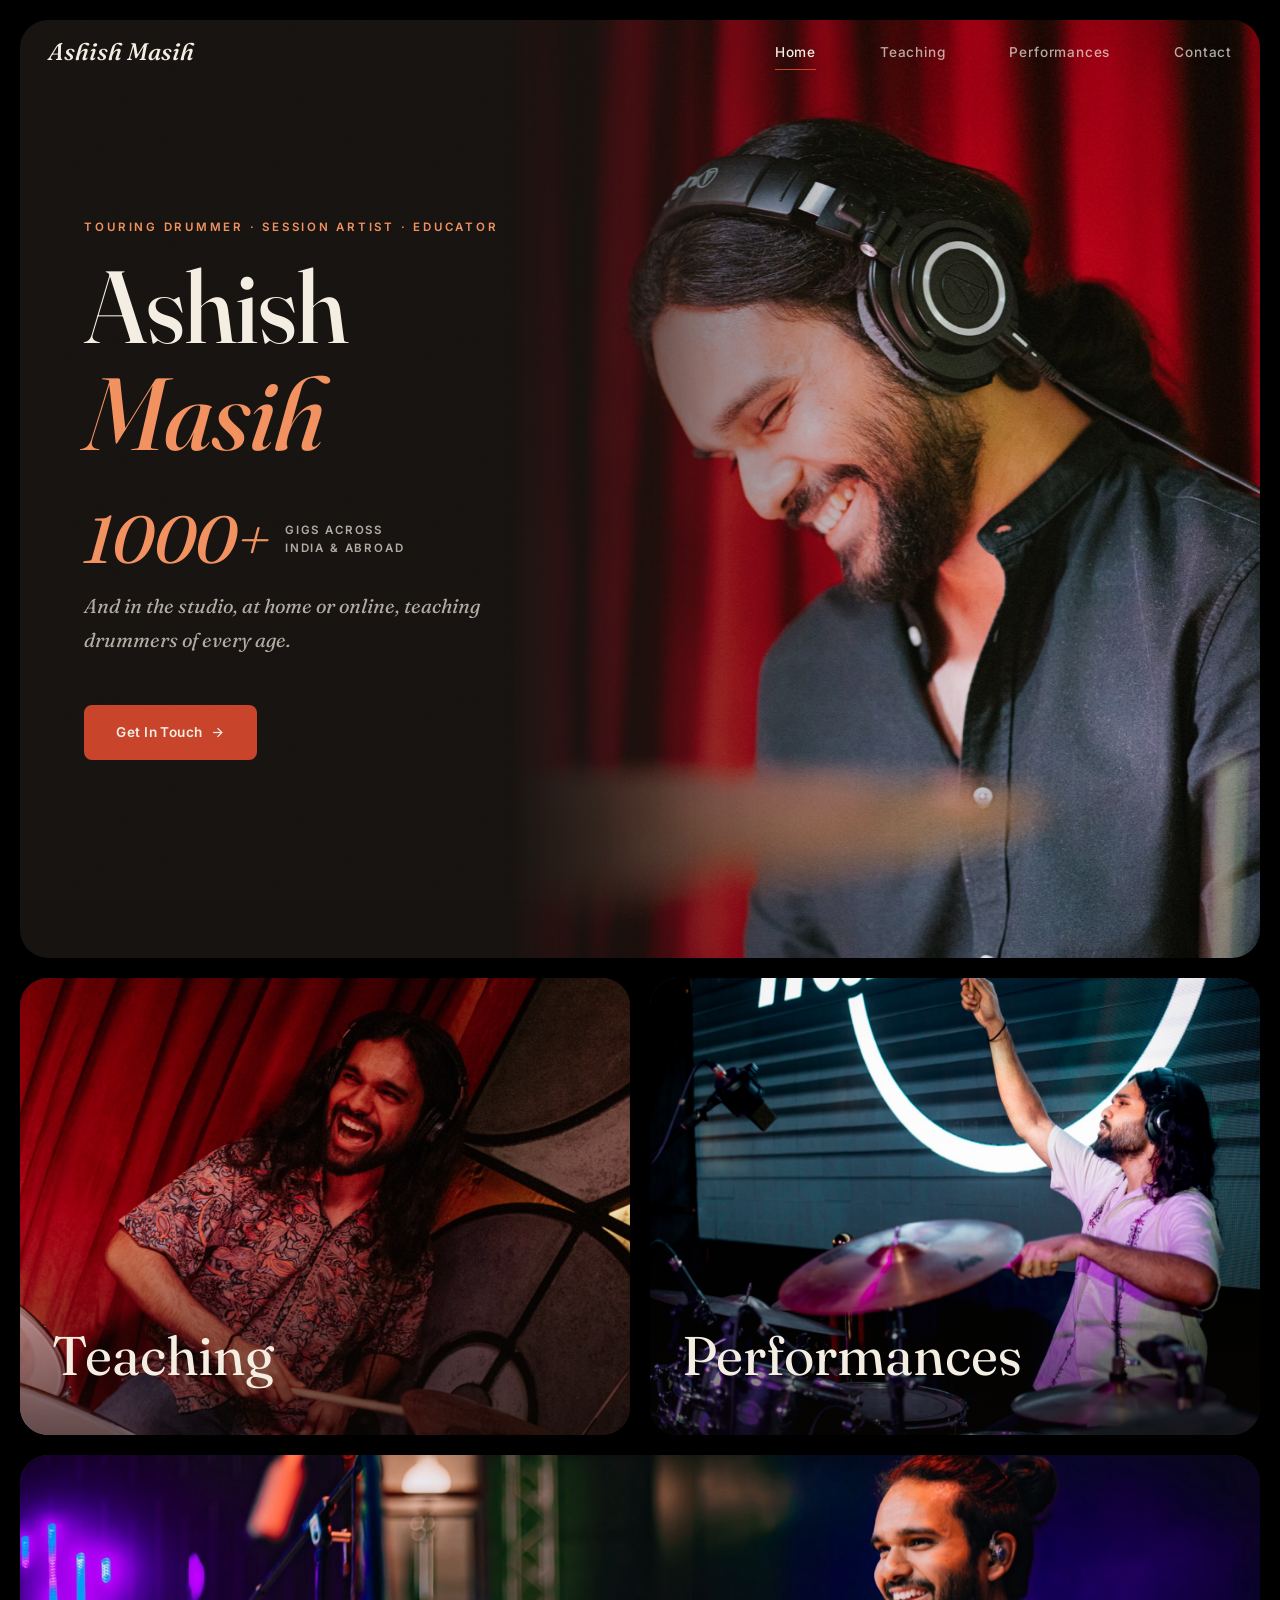
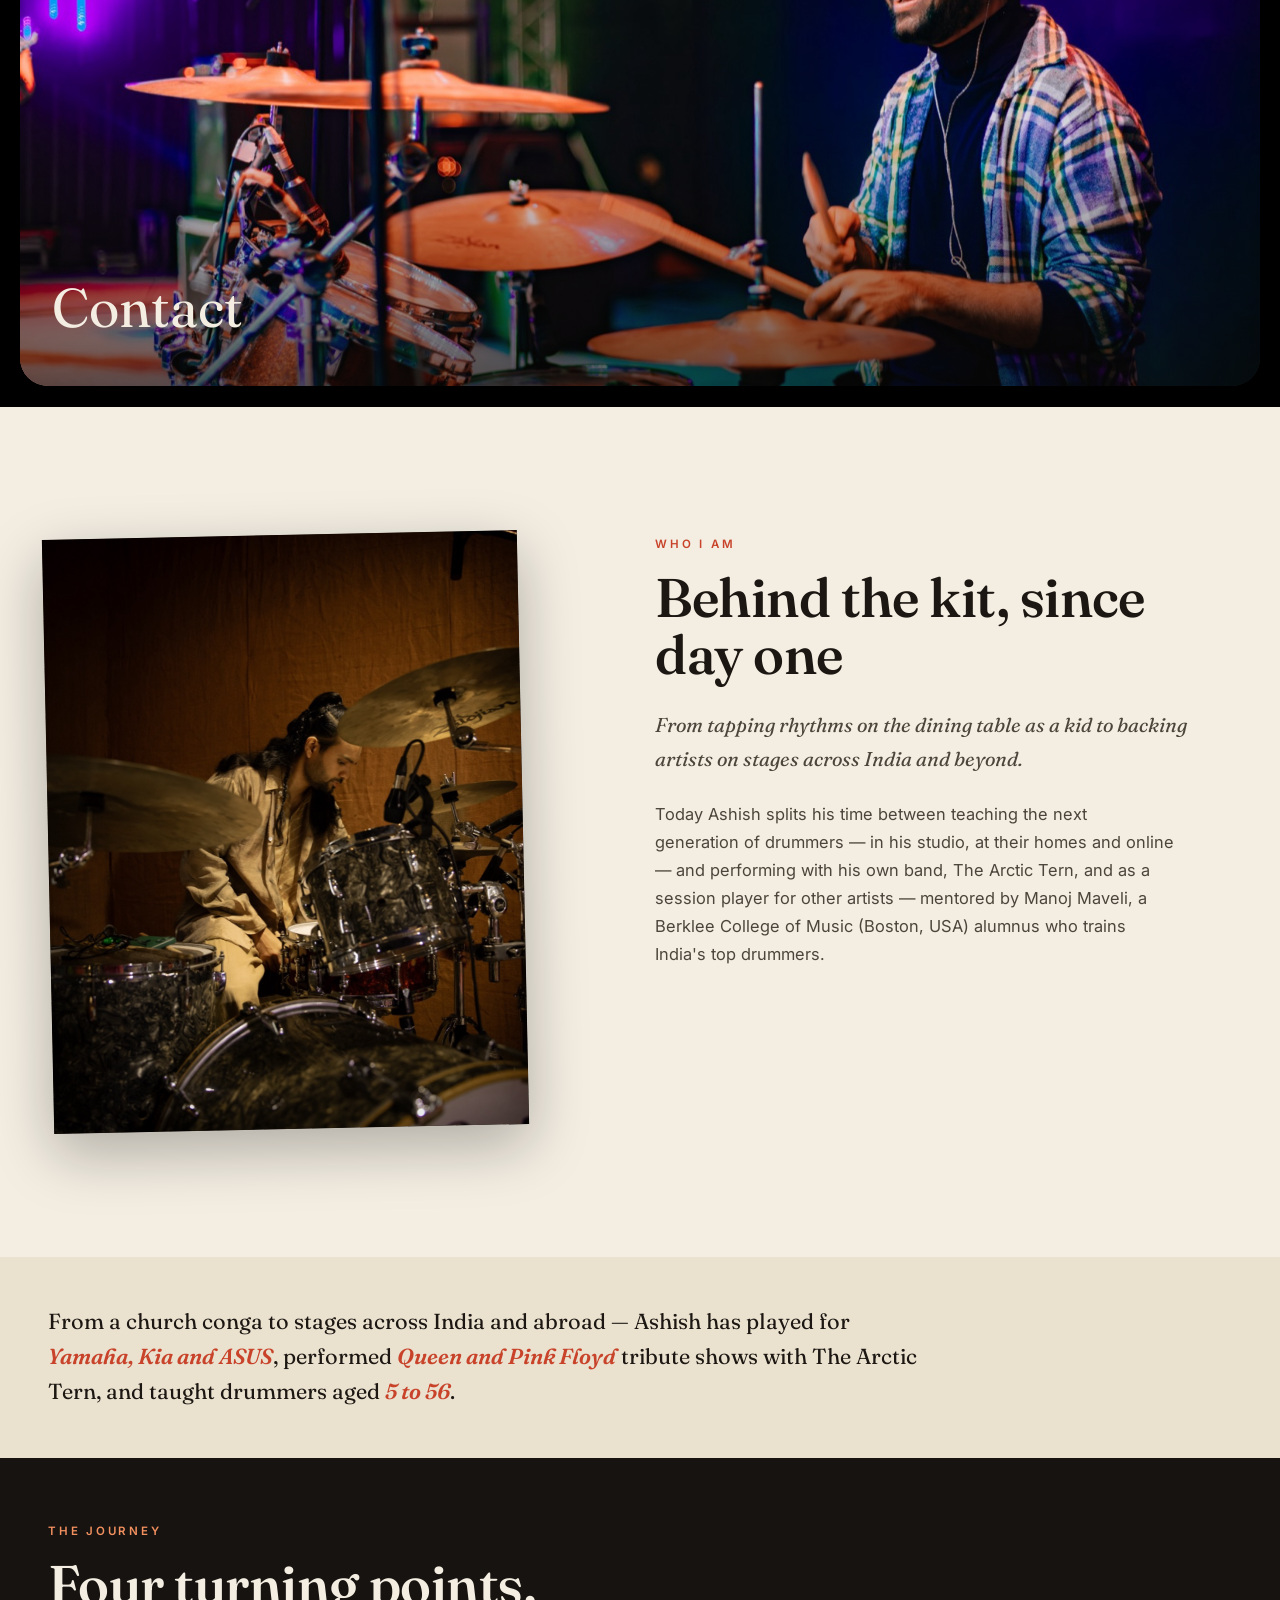
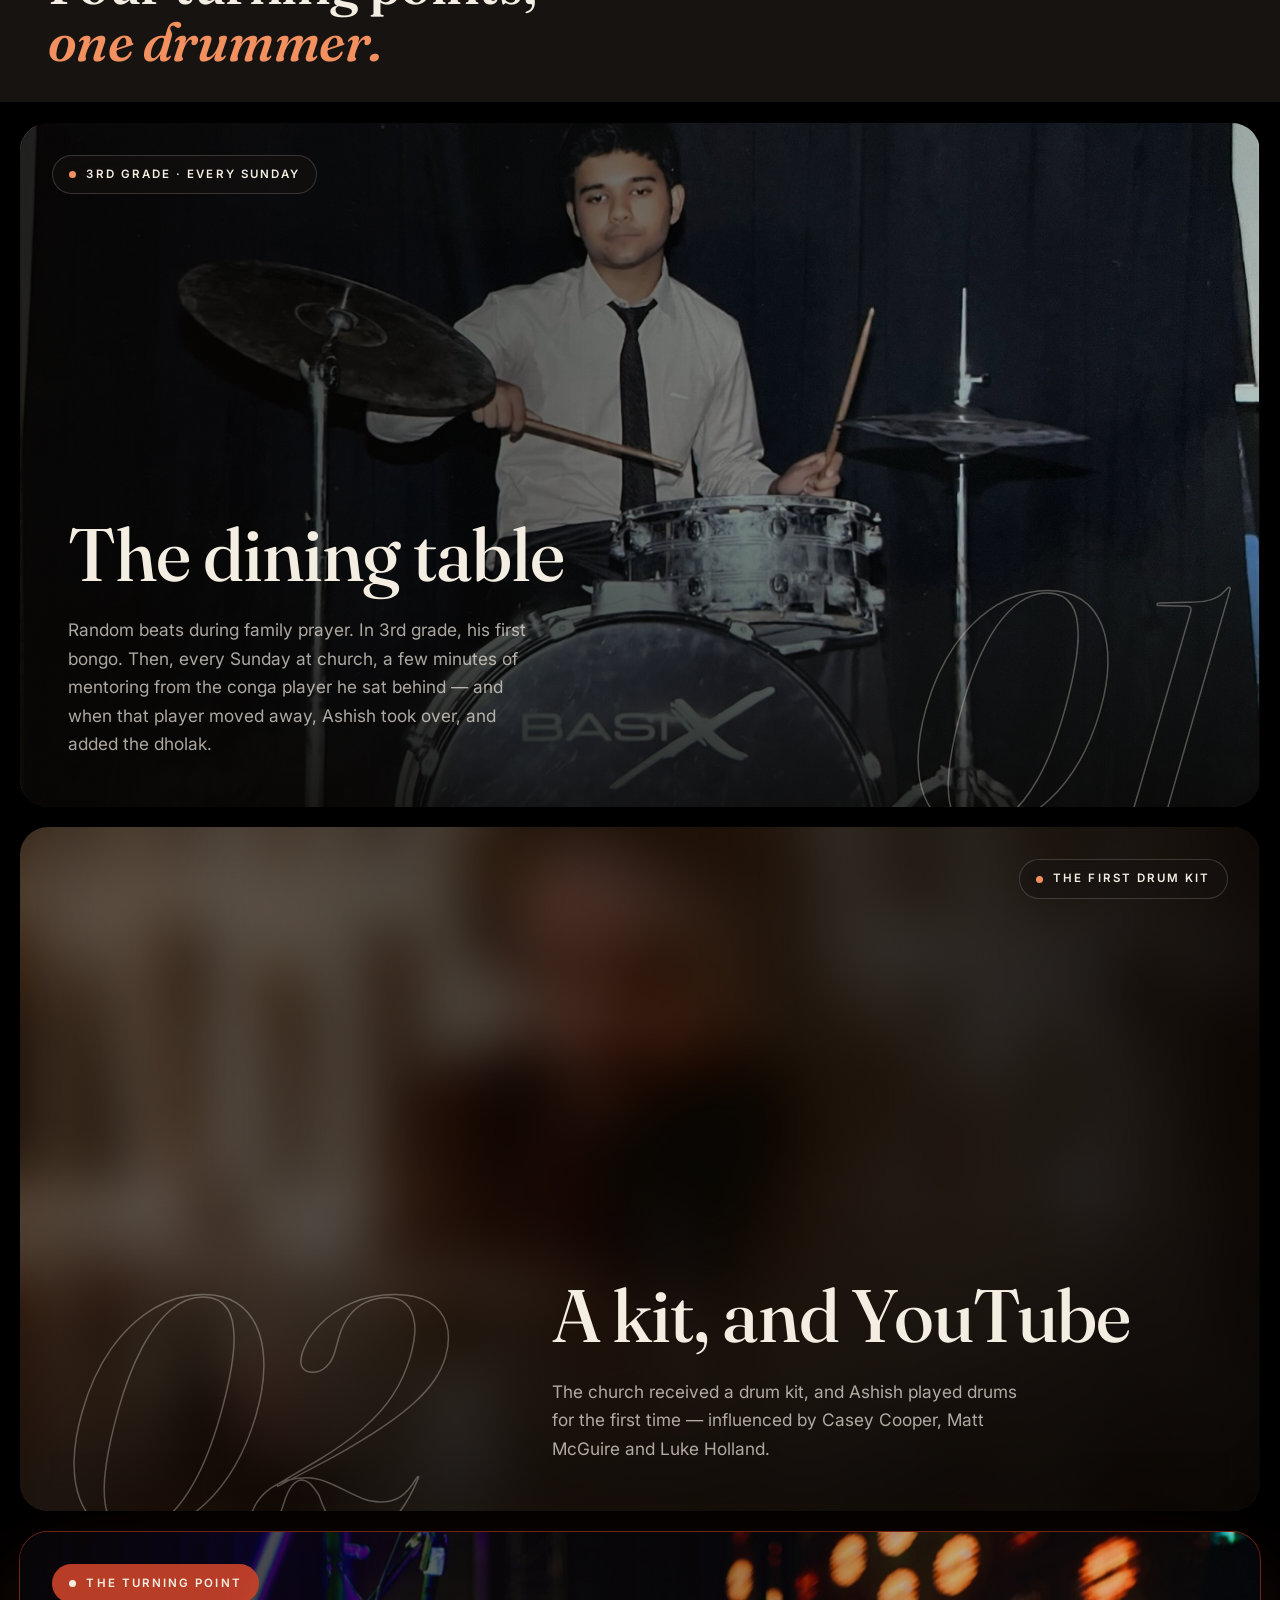
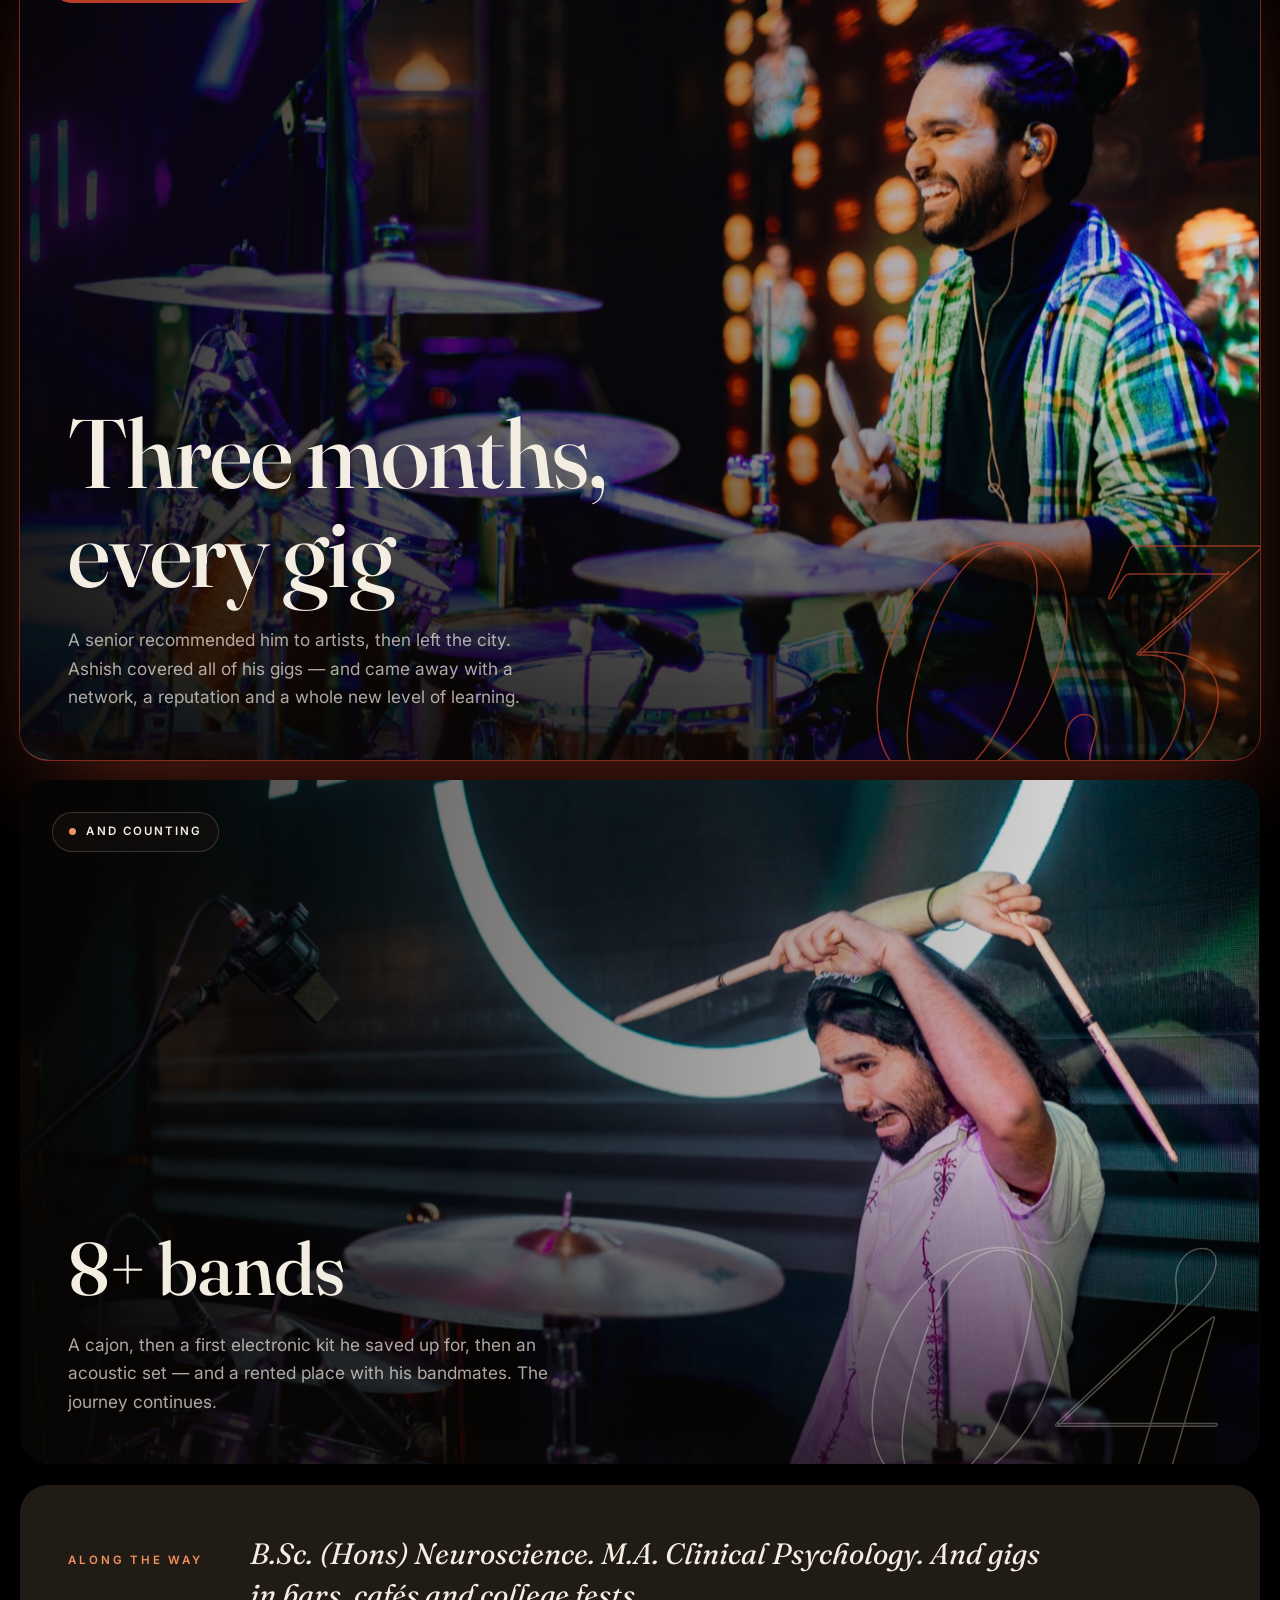
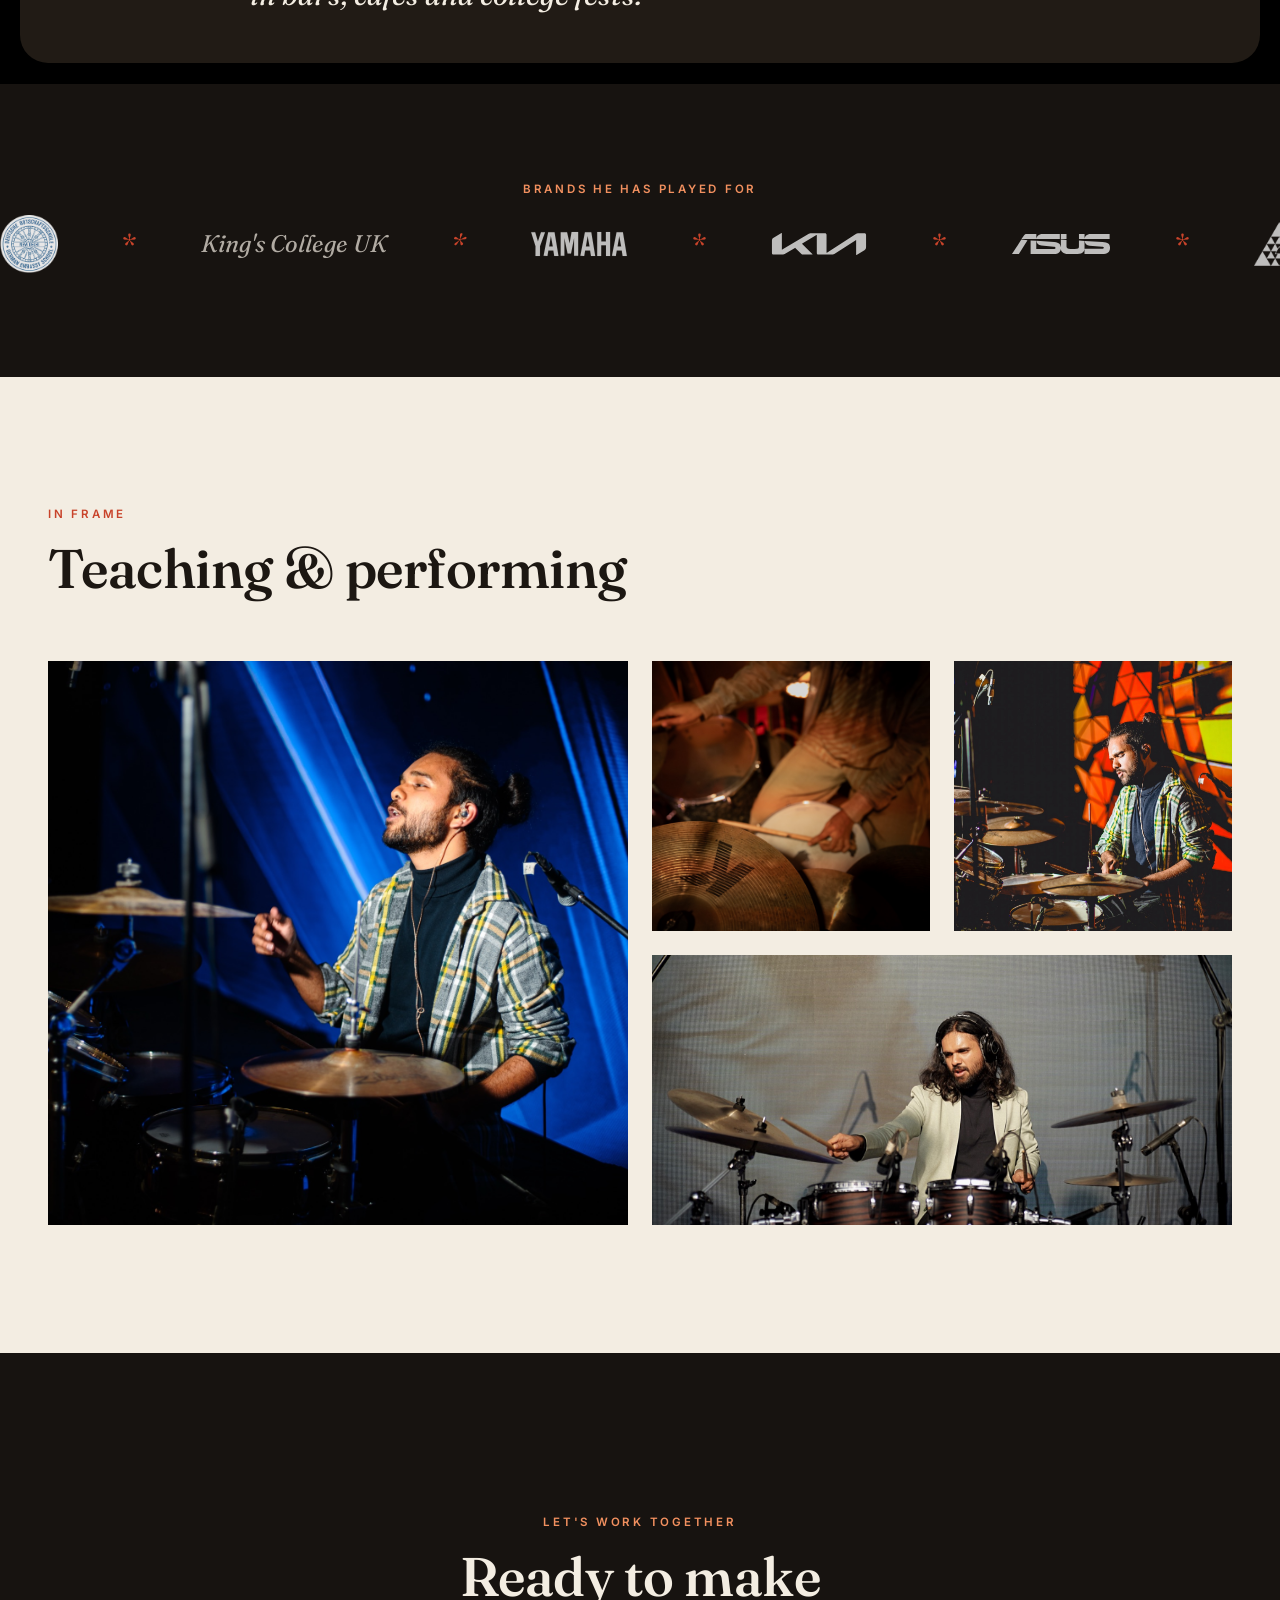
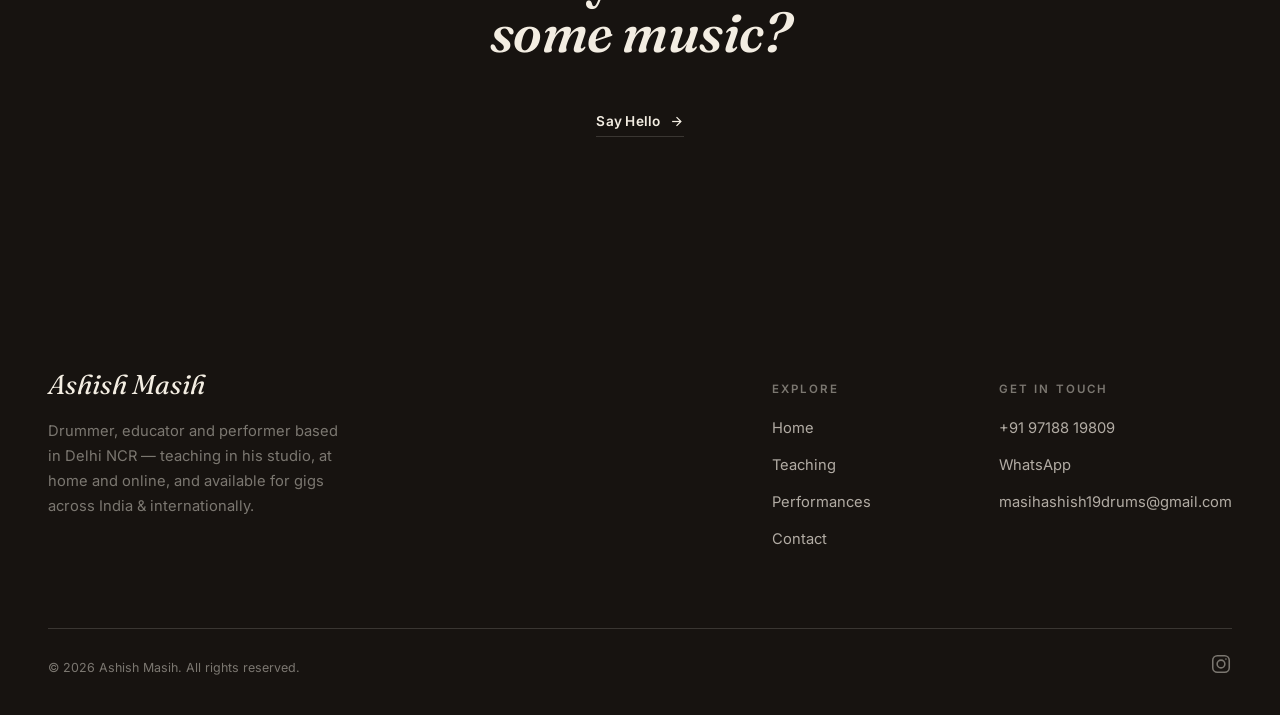
<file: index.html>
<!DOCTYPE html>
<html lang="en">
<head>
<meta charset="UTF-8">
<meta name="viewport" content="width=device-width, initial-scale=1.0, viewport-fit=cover">
<meta name="theme-color" content="#171310">
<link rel="canonical" href="https://drummingwithashish.com/">
<title>Ashish Masih — Drummer, Educator & Performer | Delhi NCR</title>
<meta name="description" content="Ashish Masih is a Delhi NCR touring drummer, session artist and drum educator — lessons in his studio, at your home in South Delhi and parts of Gurgaon, or online.">
<link rel="preload" as="image" href="assets/images/cover-smile-headphones.jpg">
<link rel="stylesheet" href="css/tokens.css">
<link rel="stylesheet" href="css/base.css">
</head>
<body>

<site-nav active="home"></site-nav>

<!-- FRAMED PAGE — contained dark canvas (not edge-to-edge), matching the
     reference: a two-column promo card up top, then a bento tile grid
     that doubles as the site's visual nav. -->
<div class="framed-page">

  <!-- PROMO CARD — defaults to his intro; swap for a featured show/cohort later -->
  <header class="promo-card section-dark">
    <div class="promo-text" data-reveal style="transition-delay:.12s;">
      <span class="eyebrow">Touring Drummer · Session Artist · Educator</span>
      <h1 style="margin-bottom:var(--space-sm);">Ashish<br><em style="color:var(--accent-2);">Masih</em></h1>
      <p class="hero-stat"><span class="hero-stat-num">1000+</span><span class="hero-stat-label">gigs across<br>India &amp; abroad</span></p>
      <p class="dek">And in the studio, at home or online, teaching drummers of every age.</p>
      <a href="contact" class="btn-solid">Get In Touch <svg viewBox="0 0 24 24" fill="none" stroke="currentColor" stroke-width="2"><line x1="5" y1="12" x2="19" y2="12"/><polyline points="12 5 19 12 12 19"/></svg></a>
    </div>
    <div class="promo-media">
      <media-placeholder src="assets/images/cover-smile-headphones.jpg" alt="Close-up of Ashish laughing in headphones against a red curtain" focus="50% 30%" ratio="4-5" fit="cover" priority></media-placeholder>
    </div>
  </header>

  <!-- TILE GRID — the site's real sections, as large photo links -->
  <section class="tile-grid">
    <a href="teaching" class="tile" data-reveal>
      <media-placeholder fit="cover" src="assets/images/home-tile-teaching.jpg" alt="Ashish laughing as he plays the drums, wearing headphones in front of a red curtain" focus="50% 26%" ratio="4-3"></media-placeholder>
      <span class="tile-label">Teaching</span>
    </a>
    <a href="performances" class="tile" data-reveal>
      <media-placeholder fit="cover" src="assets/images/hardrock-6446.jpg" alt="Ashish mid-hit on stage with a drumstick raised, purple stage light on his shirt" focus="55% 50%" ratio="4-3"></media-placeholder>
      <span class="tile-label">Performances</span>
    </a>
    <a href="contact" class="tile full" data-reveal>
      <media-placeholder fit="cover" src="assets/images/live-3590.jpg" alt="Ashish smiling behind his kit on a colourfully lit stage" focus="62% 40%" ratio="21-9"></media-placeholder>
      <span class="tile-label">Contact</span>
    </a>
  </section>

</div>

<!-- WHO I AM — asymmetric 5/6 split (not an even 6/6) -->
<section class="section">
  <div class="container grid-12">
    <div class="col-start-1 col-span-5" data-reveal>
      <media-placeholder src="assets/images/who-i-am.jpg" alt="Ashish Masih seated at his drum kit, lit in warm amber light" focus="55% 42%" ratio="4-5" tilt="left"></media-placeholder>
    </div>
    <div class="col-start-7 col-span-6" data-reveal>
      <span class="eyebrow">Who I Am</span>
      <h2>Behind the kit, since day one</h2>
      <p class="dek" style="margin-top:var(--space-md);">From tapping rhythms on the dining table as a kid to backing artists on stages across India and beyond.</p>
      <p style="margin-top:var(--space-md); max-width:520px;">Today Ashish splits his time between teaching the next generation of drummers — in his studio, at their homes and online — and performing with his own band, The Arctic Tern, and as a session player for other artists — mentored by Manoj Maveli, a Berklee College of Music (Boston, USA) alumnus who trains India's top drummers.</p>
    </div>
  </div>
</section>

<!-- BY THE NUMBERS — a compact strip, deliberately quieter than the photos around it -->
<section class="section-alt numbers-strip">
  <div class="container grid-12">
    <p class="pull-numbers col-start-1 col-span-9" data-reveal>From a church conga to stages across India and abroad — Ashish has played for <strong>Yamaha, Kia and ASUS</strong>, performed <strong>Queen and Pink Floyd</strong> tribute shows with The Arctic Tern, and taught drummers aged <strong>5 to 56</strong>.</p>
  </div>
</section>

<!-- THE JOURNEY — four turning points, each a full-size photographic chapter -->
<section class="section-dark journey">
  <div class="container journey-head" data-reveal>
    <span class="eyebrow">The Journey</span>
    <h2>Four turning points,<br><em style="color:var(--accent-2);">one drummer.</em></h2>
  </div>

  <div class="framed-page journey-stack">

    <journey-chapter number="01" label="3rd grade &middot; Every Sunday" data-reveal>
      <media-placeholder slot="media" src="assets/images/childhood-drum-kit.jpg" alt="Childhood photo of a boy in a white shirt and tie playing a small drum kit against a dark curtain" focus="50% 22%"></media-placeholder>
      <h3 slot="title">The dining table</h3>
      <p>Random beats during family prayer. In 3rd grade, his first bongo. Then, every Sunday at church, a few minutes of mentoring from the conga player he sat behind &mdash; and when that player moved away, Ashish took over, and added the dholak.</p>
    </journey-chapter>

    <journey-chapter number="02" label="The first drum kit" reverse data-reveal>
      <media-placeholder slot="media" src="assets/images/cover-kit-arches.jpg" alt="Ashish in headphones and a blazer playing a drum kit, framed by a ring of warm light" focus="86% 50%"></media-placeholder>
      <h3 slot="title">A kit, and YouTube</h3>
      <p>The church received a drum kit, and Ashish played drums for the first time — influenced by Casey Cooper, Matt McGuire and Luke Holland.</p>
    </journey-chapter>

    <journey-chapter number="03" label="The turning point" featured data-reveal>
      <media-placeholder slot="media" src="assets/images/live-3592.jpg" alt="Ashish playing on a stage lit in warm and blue light" focus="62% 45%"></media-placeholder>
      <h3 slot="title">Three months, every gig</h3>
      <p>A senior recommended him to artists, then left the city. Ashish covered all of his gigs — and came away with a network, a reputation and a whole new level of learning.</p>
    </journey-chapter>

    <journey-chapter number="04" label="And counting" data-reveal>
      <media-placeholder slot="media" src="assets/images/hardrock-6447.jpg" alt="Ashish on stage mid-stroke with a drumstick raised in front of a glowing sign" focus="55% 50%"></media-placeholder>
      <h3 slot="title"><span data-count="10">10</span>+ bands</h3>
      <p>A cajon, then a first electronic kit he saved up for, then an acoustic set — and a rented place with his bandmates. The journey continues.</p>
    </journey-chapter>

    <aside class="journey-coda" data-reveal>
      <span class="eyebrow">Along the way</span>
      <p>B.Sc. (Hons) Neuroscience. M.A. Clinical Psychology. And gigs in bars, cafés and college fests.</p>
    </aside>

  </div>

</section>

<!-- MARQUEE INTERLUDE -->
<section class="section-dark section-tight">
  <div class="container">
    <div class="section-head center" data-reveal style="margin-bottom:var(--space-sm);">
      <span class="eyebrow">Brands He Has Played For</span>
    </div>
  </div>
  <div data-reveal>
    <marquee-strip items="German Embassy School|assets/logos/german-embassy-school.png|58c, King's College UK, Yamaha|assets/logos/yamaha.svg|26, Kia|assets/logos/kia.svg|24, ASUS|assets/logos/asus.svg|22, YPO|assets/logos/ypo.png|44, Max Estates|assets/logos/maxestates.svg|46, Max Healthcare|assets/logos/maxhealthcare.svg|40, Maruti Suzuki|assets/logos/marutisuzuki.svg|20, Vivo|assets/logos/vivo.svg|26, Sopra Steria|assets/logos/soprasteria.svg|28, Crocs|assets/logos/crocs.svg|30"></marquee-strip>
  </div>
</section>

<!-- GALLERY -->
<section class="section">
  <div class="container">
    <div class="section-head" data-reveal>
      <span class="eyebrow">In Frame</span>
      <h2>Teaching &amp; performing</h2>
    </div>
    <div data-reveal>
      <gallery-grid>
        <media-placeholder src="assets/images/live-3611.jpg" alt="Ashish drumming on a stage lit in deep blue" focus="70% 45%"></media-placeholder>
        <media-placeholder src="assets/images/gallery-cymbals.jpg" alt="Close-up of cymbals and a snare drum as Ashish plays in warm stage light" focus="50% 50%"></media-placeholder>
        <media-placeholder src="assets/images/vivo-corp-gig.jpg" alt="Ashish drumming in front of an orange LED wall" focus="65% 45%"></media-placeholder>
        <media-placeholder src="assets/images/yamaha-corp-gig-b.jpg" alt="Ashish drumming at a corporate event in a light jacket and headphones" focus="50% 40%"></media-placeholder>      </gallery-grid>
    </div>
  </div>
</section>

<!-- CTA CLOSE -->
<section class="section-dark cta-close">
  <div class="container" data-reveal>
    <span class="eyebrow">Let's Work Together</span>
    <h2>Ready to make<br><em>some music?</em></h2>
    <div class="link-row" style="justify-content:center;">
      <a href="contact" class="link-cta">Say Hello <svg viewBox="0 0 24 24" fill="none" stroke="currentColor" stroke-width="2"><line x1="5" y1="12" x2="19" y2="12"/><polyline points="12 5 19 12 12 19"/></svg></a>
    </div>
  </div>
</section>

<site-footer></site-footer>

<script type="module" src="js/app.js"></script>
</body>
</html>
</file>
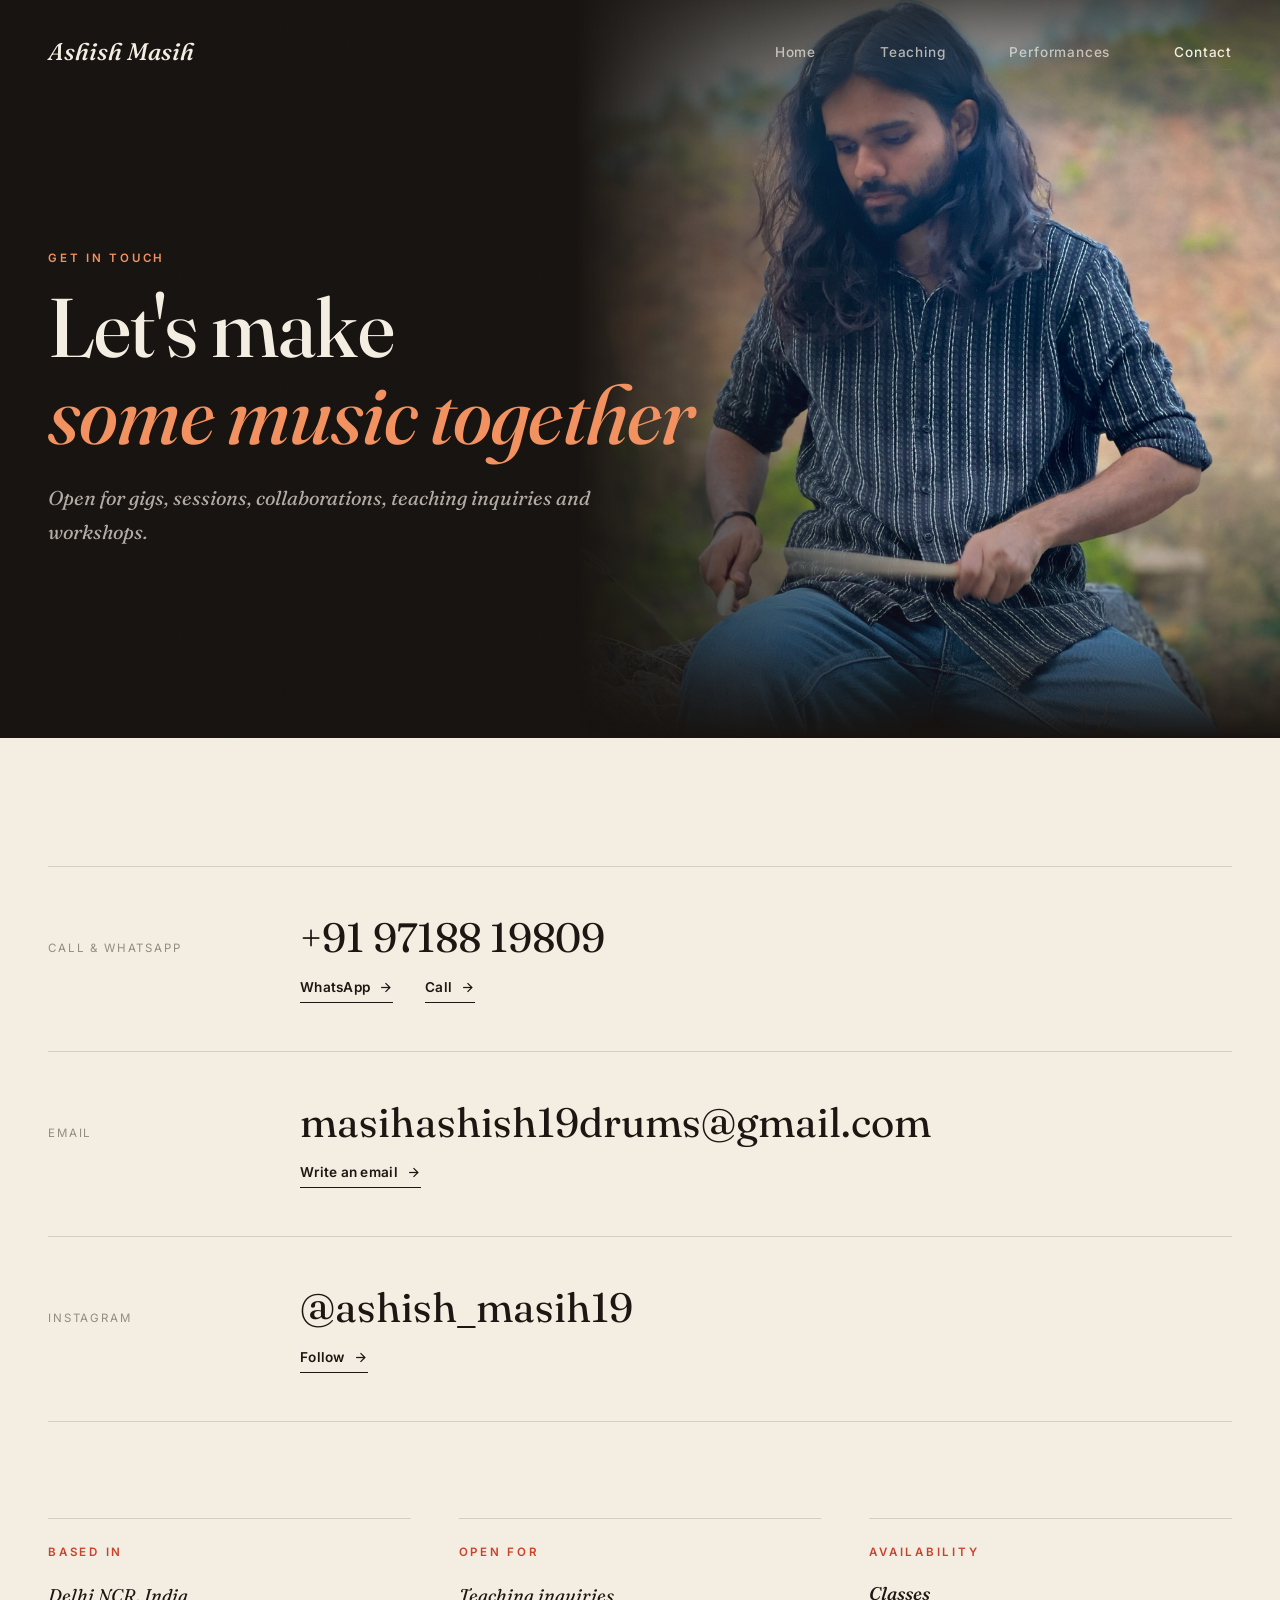
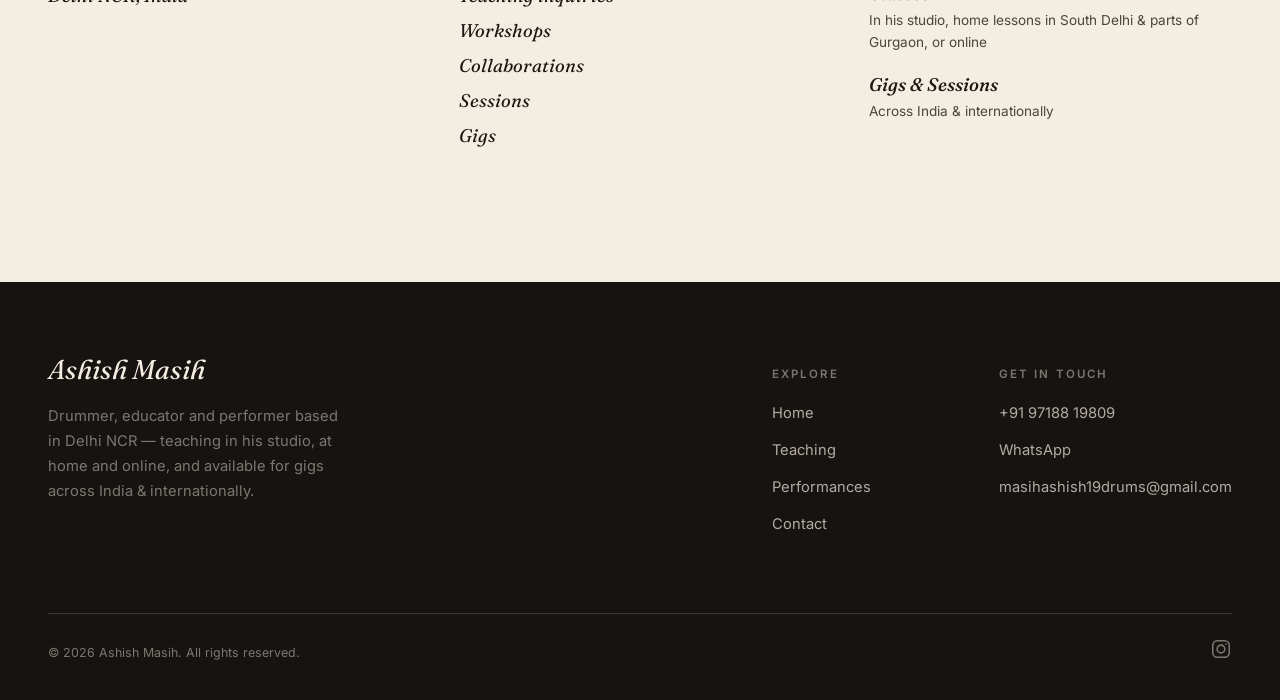
<file: contact.html>
<!DOCTYPE html>
<html lang="en">
<head>
<meta charset="UTF-8">
<meta name="viewport" content="width=device-width, initial-scale=1.0, viewport-fit=cover">
<meta name="theme-color" content="#171310">
<link rel="canonical" href="https://drummingwithashish.com/contact">
<title>Contact — Ashish Masih | Drummer, Educator &amp; Performer</title>
<meta name="description" content="Get in touch with Ashish Masih for drum classes — in his studio, at home in South Delhi and parts of Gurgaon, or online — or to book him for gigs and sessions across India and internationally.">
<link rel="stylesheet" href="css/tokens.css">
<link rel="stylesheet" href="css/base.css">
</head>
<body>

<site-nav active="contact"></site-nav>

<header class="section-dark contact-hero">
  <div class="container grid-12">
    <div class="col-start-1 col-span-9" data-reveal>
      <span class="eyebrow">Get In Touch</span>
      <h1 style="font-size:clamp(2.6rem,6.5vw,5.2rem);">Let's make<br><em style="color:var(--accent-2);">some music together</em></h1>
      <p class="dek" style="margin-top:var(--space-md);">Open for gigs, sessions, collaborations, teaching inquiries and workshops.</p>
    </div>
  </div>
  <div class="contact-photo" aria-hidden="false">
    <media-placeholder src="assets/images/contact-photo.jpg" alt="Ashish sitting on a rock outdoors, tapping a pair of drumsticks on his knees" fit="cover" focus="50% 40%" priority style="height:100%;"></media-placeholder>
  </div>
</header>

<section class="section">
  <div class="container">

    <div class="contact-list" data-reveal>

      <div class="cl-row">
        <span class="cl-label">Call &amp; WhatsApp</span>
        <a class="cl-value" href="tel:+919718819809">+91 97188 19809</a>
        <span class="cl-actions">
          <a class="link-cta" href="https://wa.me/919718819809" target="_blank" rel="noopener">WhatsApp <svg viewBox="0 0 24 24" fill="none" stroke="currentColor" stroke-width="2"><line x1="5" y1="12" x2="19" y2="12"/><polyline points="12 5 19 12 12 19"/></svg></a>
          <a class="link-cta" href="tel:+919718819809">Call <svg viewBox="0 0 24 24" fill="none" stroke="currentColor" stroke-width="2"><line x1="5" y1="12" x2="19" y2="12"/><polyline points="12 5 19 12 12 19"/></svg></a>
        </span>
      </div>

      <div class="cl-row">
        <span class="cl-label">Email</span>
        <a class="cl-value" href="mailto:masihashish19drums@gmail.com">masihashish19drums@gmail.com</a>
        <span class="cl-actions">
          <a class="link-cta" href="mailto:masihashish19drums@gmail.com">Write an email <svg viewBox="0 0 24 24" fill="none" stroke="currentColor" stroke-width="2"><line x1="5" y1="12" x2="19" y2="12"/><polyline points="12 5 19 12 12 19"/></svg></a>
        </span>
      </div>

      <div class="cl-row">
        <span class="cl-label">Instagram</span>
        <a class="cl-value" href="https://www.instagram.com/ashish_masih19" target="_blank" rel="noopener">@ashish_masih19</a>
        <span class="cl-actions">
          <a class="link-cta" href="https://www.instagram.com/ashish_masih19" target="_blank" rel="noopener">Follow <svg viewBox="0 0 24 24" fill="none" stroke="currentColor" stroke-width="2"><line x1="5" y1="12" x2="19" y2="12"/><polyline points="12 5 19 12 12 19"/></svg></a>
        </span>
      </div>

    </div>

    <div class="contact-facts" data-reveal>
      <div class="fact">
        <span class="eyebrow">Based In</span>
        <ul class="fact-list"><li>Delhi NCR, India</li></ul>
      </div>
      <div class="fact">
        <span class="eyebrow">Open For</span>
        <ul class="fact-list">
          <li>Teaching inquiries</li>
          <li>Workshops</li>
          <li>Collaborations</li>
          <li>Sessions</li>
          <li>Gigs</li>
        </ul>
      </div>
      <div class="fact">
        <span class="eyebrow">Availability</span>
        <p class="fact-line"><strong>Classes</strong>In his studio, home lessons in South Delhi &amp; parts of Gurgaon, or online</p>
        <p class="fact-line"><strong>Gigs &amp; Sessions</strong>Across India &amp; internationally</p>
      </div>
    </div>

  </div>
</section>

<site-footer></site-footer>

<script type="module" src="js/app.js"></script>
</body>
</html>
</file>
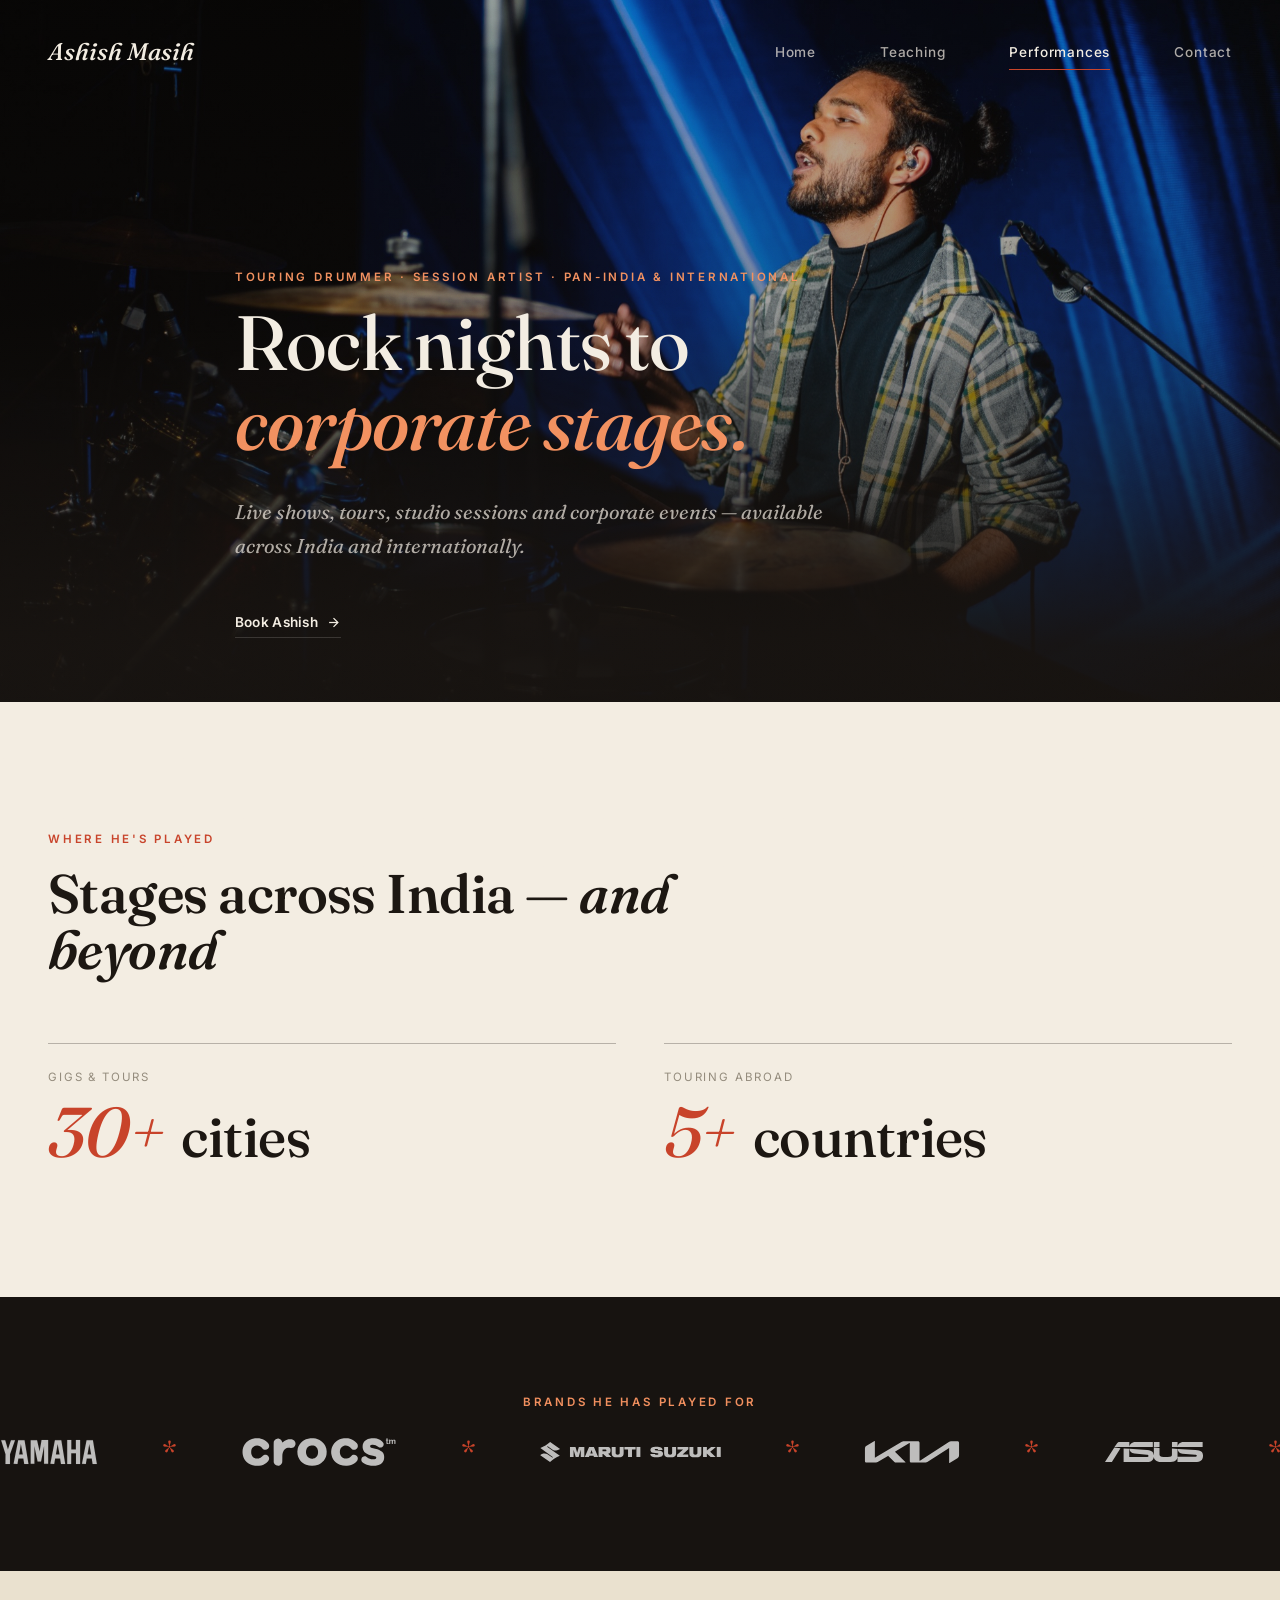
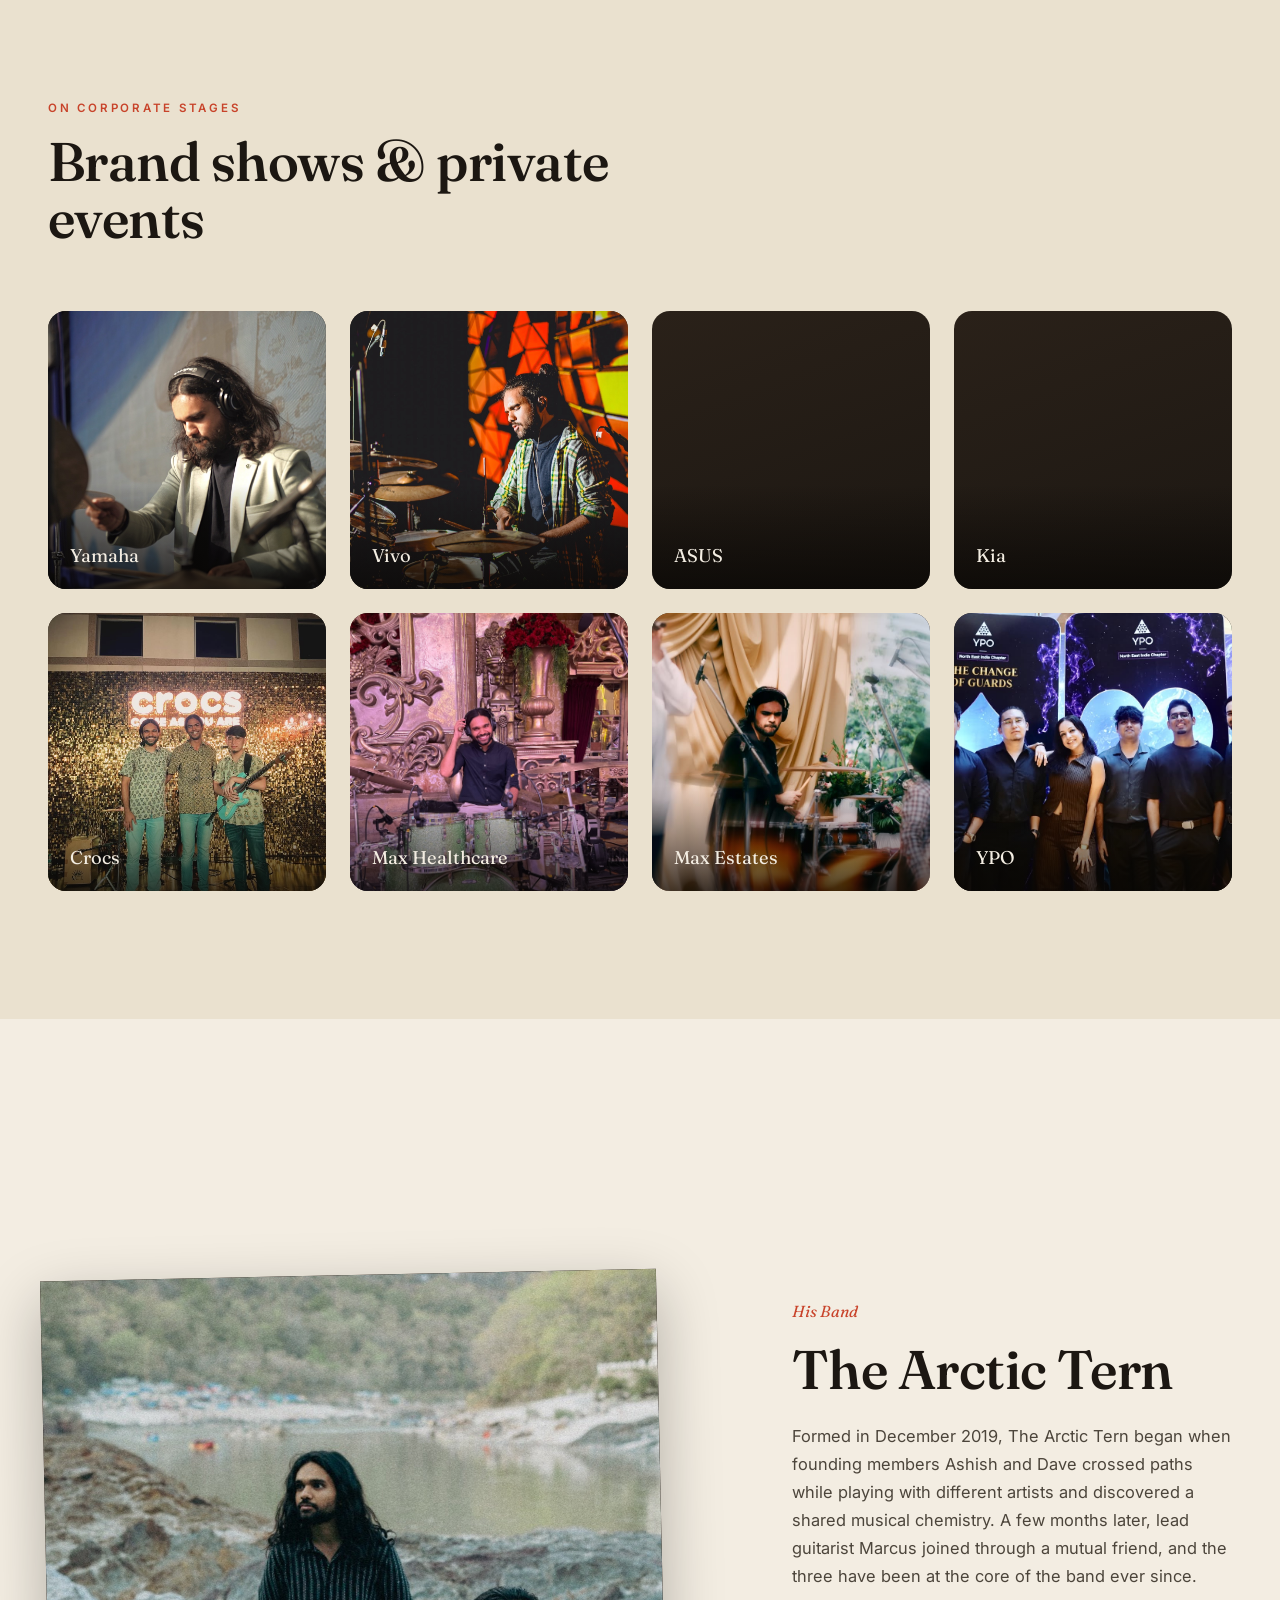
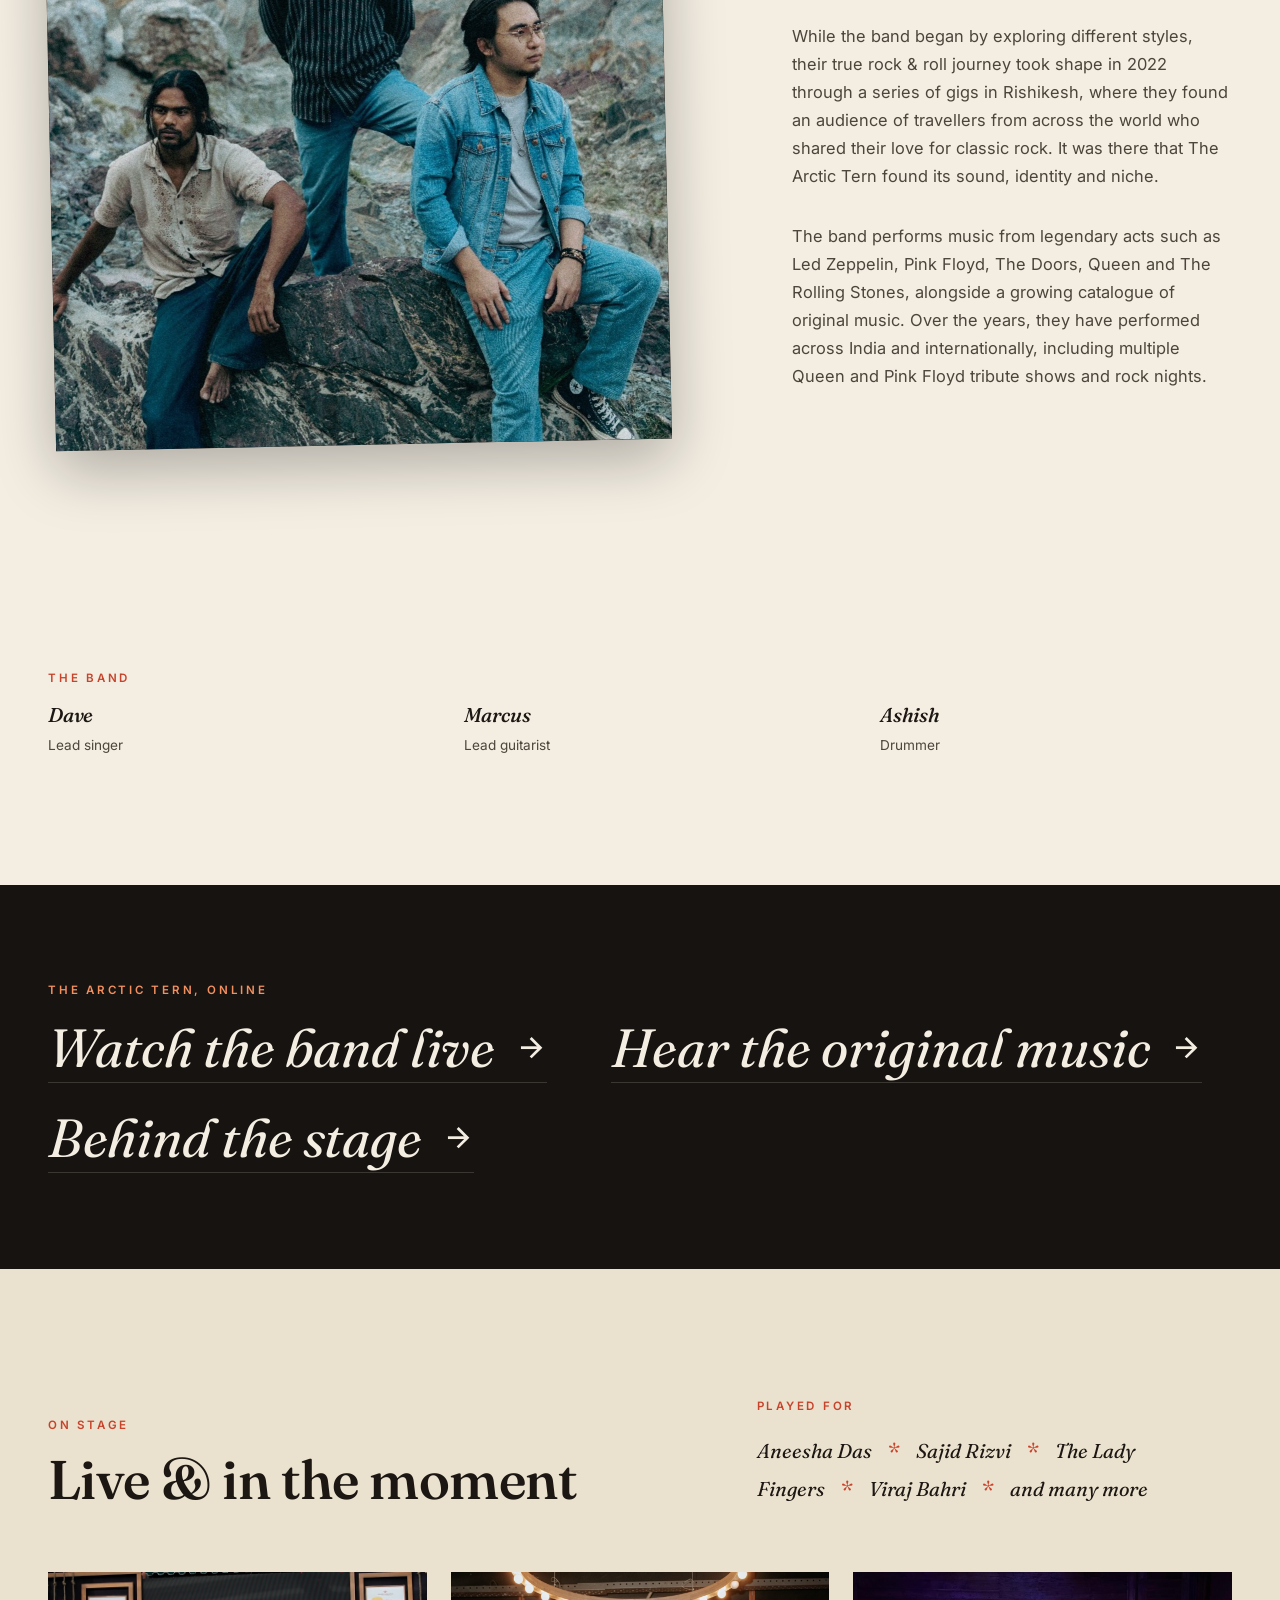
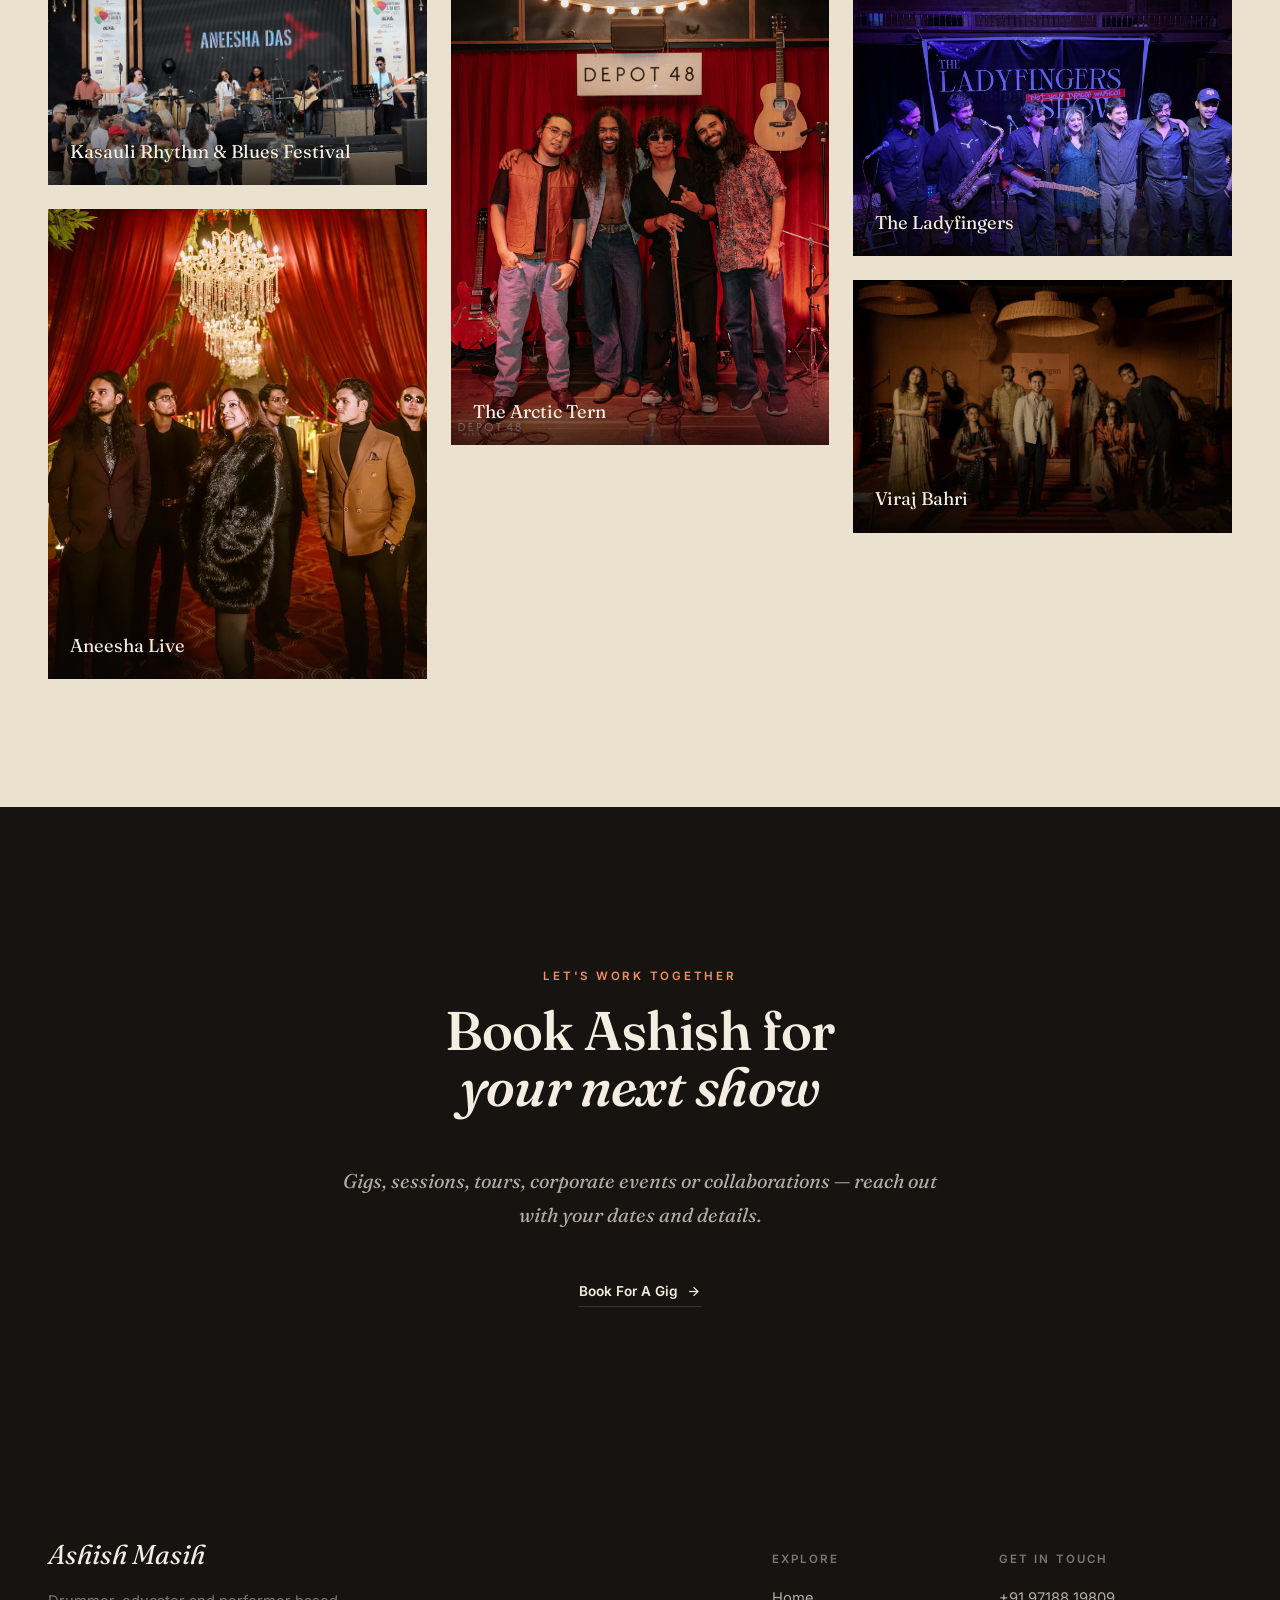
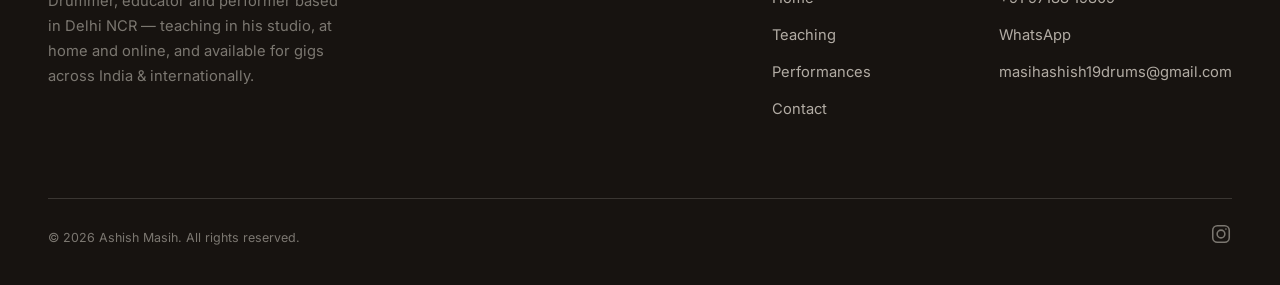
<file: performances.html>
<!DOCTYPE html>
<html lang="en">
<head>
<meta charset="UTF-8">
<meta name="viewport" content="width=device-width, initial-scale=1.0, viewport-fit=cover">
<meta name="theme-color" content="#171310">
<link rel="canonical" href="https://drummingwithashish.com/performances">
<title>Performances — Ashish Masih | Touring Drummer &amp; Session Artist</title>
<meta name="description" content="Ashish Masih — touring drummer and session artist, co-founder of rock band The Arctic Tern, available for gigs, tours, corporate shows and studio sessions across India and internationally.">
<link rel="stylesheet" href="css/tokens.css">
<link rel="stylesheet" href="css/base.css">
</head>
<body>

<site-nav active="performances"></site-nav>

<!-- HERO -->
<header class="section-dark" style="position:relative; min-height:78svh; display:flex; flex-direction:column; justify-content:flex-end; padding-bottom:var(--space-2xl); overflow:hidden;">
  <div style="position:absolute; inset:0; z-index:0;">
    <media-placeholder src="assets/images/live-3611.jpg" alt="Ashish drumming on a stage lit in deep blue, looking up as he plays" focus="70% 45%" priority style="height:100%;"></media-placeholder>
    <div style="position:absolute; inset:0; background:linear-gradient(180deg, rgba(23,19,16,.25) 0%, rgba(23,19,16,.4) 45%, rgba(23,19,16,.97) 92%);"></div>
  </div>
  <div class="container grid-12" style="position:relative; z-index:2;">
    <div class="col-start-1 col-span-9" data-reveal>
      <span class="eyebrow">Touring Drummer · Session Artist · Pan-India &amp; International</span>
      <h1 style="color:var(--cream); font-size:clamp(2.4rem,6vw,5rem); margin-bottom:var(--space-lg);">Rock nights to<br><em style="color:var(--accent-2);">corporate stages.</em></h1>
      <p class="dek" style="margin-bottom:var(--space-xl);">Live shows, tours, studio sessions and corporate events — available across India and internationally.</p>
      <div class="link-row">
        <a href="#contact-cta" class="link-cta">Book Ashish <svg viewBox="0 0 24 24" fill="none" stroke="currentColor" stroke-width="2"><line x1="5" y1="12" x2="19" y2="12"/><polyline points="12 5 19 12 12 19"/></svg></a>
      </div>
    </div>
  </div>
</header>

<!-- WHERE HE'S PLAYED — makes the geography of the work visible (hero already says "available") -->
<section class="section">
  <div class="container">
    <div class="section-head" data-reveal>
      <span class="eyebrow">Where He's Played</span>
      <h2>Stages across India &mdash; <em>and beyond</em></h2>
    </div>
    <div class="places" data-reveal>
      <div class="place"><span class="place-kicker">Gigs &amp; tours</span><h3><em>30+</em> cities</h3></div>
      <div class="place"><span class="place-kicker">Touring abroad</span><h3><em>5+</em> countries</h3></div>
    </div>
  </div>
</section>

<!-- CORPORATE BRANDS -->
<section class="section-dark section-tight">
  <div class="container">
    <div class="section-head center" data-reveal style="margin-bottom:var(--space-sm);">
      <span class="eyebrow">Brands He Has Played For</span>
    </div>
  </div>
  <div data-reveal>
    <marquee-strip items="Yamaha|assets/logos/yamaha.svg|26, Crocs|assets/logos/crocs.svg|30, Maruti Suzuki|assets/logos/marutisuzuki.svg|20, Kia|assets/logos/kia.svg|24, ASUS|assets/logos/asus.svg|22, YPO|assets/logos/ypo.png|44, Max Estates|assets/logos/maxestates.svg|46, Max Healthcare|assets/logos/maxhealthcare.svg|40, Sopra Steria|assets/logos/soprasteria.svg|28, Vivo|assets/logos/vivo.svg|26"></marquee-strip>
  </div>
</section>

<!-- CORPORATE STAGES — real photo proof for the brands above -->
<section class="section section-alt">
  <div class="container">
    <div class="section-head" data-reveal>
      <span class="eyebrow">On Corporate Stages</span>
      <h2>Brand shows &amp; private events</h2>
    </div>
    <div class="proof-grid" data-reveal>
      <media-placeholder src="assets/images/yamaha-corp-gig-a.jpg" alt="Ashish drumming at a Yamaha event" caption="Yamaha" ratio="1-1" focus="60% 45%"></media-placeholder>
      <media-placeholder src="assets/images/vivo-corp-gig.jpg" alt="Ashish drumming in front of an orange LED wall at a Vivo event" caption="Vivo" ratio="1-1" focus="65% 45%"></media-placeholder>
      <media-placeholder src="assets/images/asus-corp-gig.jpg" alt="Band performing on stage beneath a large ASUS Business screen" caption="ASUS" ratio="1-1" focus="50% 40%"></media-placeholder>
      <media-placeholder src="assets/images/kia-corp-gig.jpg" alt="Musicians performing at a Kia showroom event" caption="Kia" ratio="1-1" focus="50% 50%"></media-placeholder>
      <media-placeholder src="assets/images/crocs-corp-gig.jpg" alt="Ashish and bandmates in front of a lit Crocs sign" caption="Crocs" ratio="1-1" focus="50% 55%"></media-placeholder>
      <media-placeholder src="assets/images/max-healthcare-corp-gig.jpg" alt="Ashish smiling behind his green sparkle drum kit in an ornate event hall" caption="Max Healthcare" ratio="1-1" focus="50% 45%"></media-placeholder>
      <media-placeholder src="assets/images/max-estates-corp-gig.jpg" alt="Ashish performing on stage in front of gold curtains at a Max Estates event" caption="Max Estates" ratio="1-1" focus="50% 55%"></media-placeholder>
      <media-placeholder src="assets/images/ypo-corp-gig.jpg" alt="Ashish with the band in front of YPO event backdrops" caption="YPO" ratio="1-1" focus="50% 50%"></media-placeholder>
    </div>
  </div>
</section>

<!-- THE ARCTIC TERN -->
<section class="section">
  <div class="container">
    <content-spread index="His Band" data-reveal>
      <media-placeholder slot="media" src="assets/images/arctic-tern-lineup.jpg" alt="The Arctic Tern — three band members posed on rocks beside a river" ratio="4-5" tilt="left" focus="50% 40%"></media-placeholder>
      <h2 slot="heading" style="font-size:var(--text-xl);">The Arctic Tern</h2>
      <p slot="body">Formed in December 2019, The Arctic Tern began when founding members Ashish and Dave crossed paths while playing with different artists and discovered a shared musical chemistry. A few months later, lead guitarist Marcus joined through a mutual friend, and the three have been at the core of the band ever since.</p>
      <p slot="body">While the band began by exploring different styles, their true rock &amp; roll journey took shape in 2022 through a series of gigs in Rishikesh, where they found an audience of travellers from across the world who shared their love for classic rock. It was there that The Arctic Tern found its sound, identity and niche.</p>
      <p slot="body">The band performs music from legendary acts such as Led Zeppelin, Pink Floyd, The Doors, Queen and The Rolling Stones, alongside a growing catalogue of original music. Over the years, they have performed across India and internationally, including multiple Queen and Pink Floyd tribute shows and rock nights.</p>
    </content-spread>

    <div class="band-block" data-reveal>
      <span class="eyebrow">The Band</span>
      <div class="info-row">
        <div class="info-item"><h4>Dave</h4><p>Lead singer</p></div>
        <div class="info-item"><h4>Marcus</h4><p>Lead guitarist</p></div>
        <div class="info-item"><h4>Ashish</h4><p>Drummer</p></div>
      </div>
    </div>

  </div>
</section>

<!-- THE ARCTIC TERN, ONLINE — big inline links on a dark band -->
<section class="section-dark section-tight">
  <div class="container" data-reveal>
    <span class="eyebrow">The Arctic Tern, Online</span>
    <div class="big-links">
      <a href="https://youtu.be/Yu7ZeHKIMAI" target="_blank" rel="noopener">Watch the band live <svg viewBox="0 0 24 24" fill="none" stroke="currentColor" stroke-width="2"><line x1="5" y1="12" x2="19" y2="12"/><polyline points="12 5 19 12 12 19"/></svg></a>
      <a href="https://linktr.ee/thearctictern" target="_blank" rel="noopener">Hear the original music <svg viewBox="0 0 24 24" fill="none" stroke="currentColor" stroke-width="2"><line x1="5" y1="12" x2="19" y2="12"/><polyline points="12 5 19 12 12 19"/></svg></a>
      <a href="https://www.instagram.com/thearctictern___" target="_blank" rel="noopener">Behind the stage <svg viewBox="0 0 24 24" fill="none" stroke="currentColor" stroke-width="2"><line x1="5" y1="12" x2="19" y2="12"/><polyline points="12 5 19 12 12 19"/></svg></a>
    </div>
  </div>
</section>

<!-- GALLERY -->
<section class="section section-alt">
  <div class="container">
    <div class="grid-12 stage-head" data-reveal>
      <div class="col-start-1 col-span-6">
        <span class="eyebrow">On Stage</span>
        <h2>Live &amp; in the moment</h2>
      </div>
      <div class="col-start-8 col-span-5">
        <span class="eyebrow">Played For</span>
        <p class="flow-list">Aneesha Das<span class="sep">*</span>Sajid Rizvi<span class="sep">*</span>The Lady Fingers<span class="sep">*</span>Viraj Bahri<span class="sep">*</span>and many more</p>
      </div>
    </div>
    <div data-reveal>
      <gallery-grid layout="masonry">
        <media-placeholder src="assets/images/stage-kasauli.jpg" alt="Ashish on drums behind singer Aneesha Das on stage at the Kasauli Rhythm &amp; Blues Festival 2025" caption="Kasauli Rhythm &amp; Blues Festival" ratio="2000-1125"></media-placeholder>
        <media-placeholder src="assets/images/stage-chandelier.jpg" alt="Aneesha Das and her band in formal wear beneath a chandelier and red drapes" caption="Aneesha Live" ratio="1611-2000"></media-placeholder>
        <media-placeholder src="assets/images/stage-depot48.jpg" alt="The Arctic Tern standing in front of a red curtain" caption="The Arctic Tern" ratio="1600-2000"></media-placeholder>
        <media-placeholder src="assets/images/stage-ladyfingers.jpg" alt="The Ladyfingers band and guests on stage after their show" caption="The Ladyfingers" ratio="1280-960"></media-placeholder>
        <media-placeholder src="assets/images/stage-aangan.jpg" alt="Viraj Bahri and his band posed together on set" caption="Viraj Bahri" ratio="2000-1333"></media-placeholder>
      </gallery-grid>
    </div>
  </div>
</section>

<!-- CTA -->
<section class="section-dark cta-close" id="contact-cta">
  <div class="container" data-reveal>
    <span class="eyebrow">Let's Work Together</span>
    <h2>Book Ashish for<br><em>your next show</em></h2>
    <p class="dek" style="margin:0 auto var(--space-xl); text-align:center;">Gigs, sessions, tours, corporate events or collaborations — reach out with your dates and details.</p>
    <div class="link-row" style="justify-content:center;">
      <a href="contact" class="link-cta">Book For A Gig <svg viewBox="0 0 24 24" fill="none" stroke="currentColor" stroke-width="2"><line x1="5" y1="12" x2="19" y2="12"/><polyline points="12 5 19 12 12 19"/></svg></a>
    </div>
  </div>
</section>

<site-footer></site-footer>

<script type="module" src="js/app.js"></script>
</body>
</html>
</file>
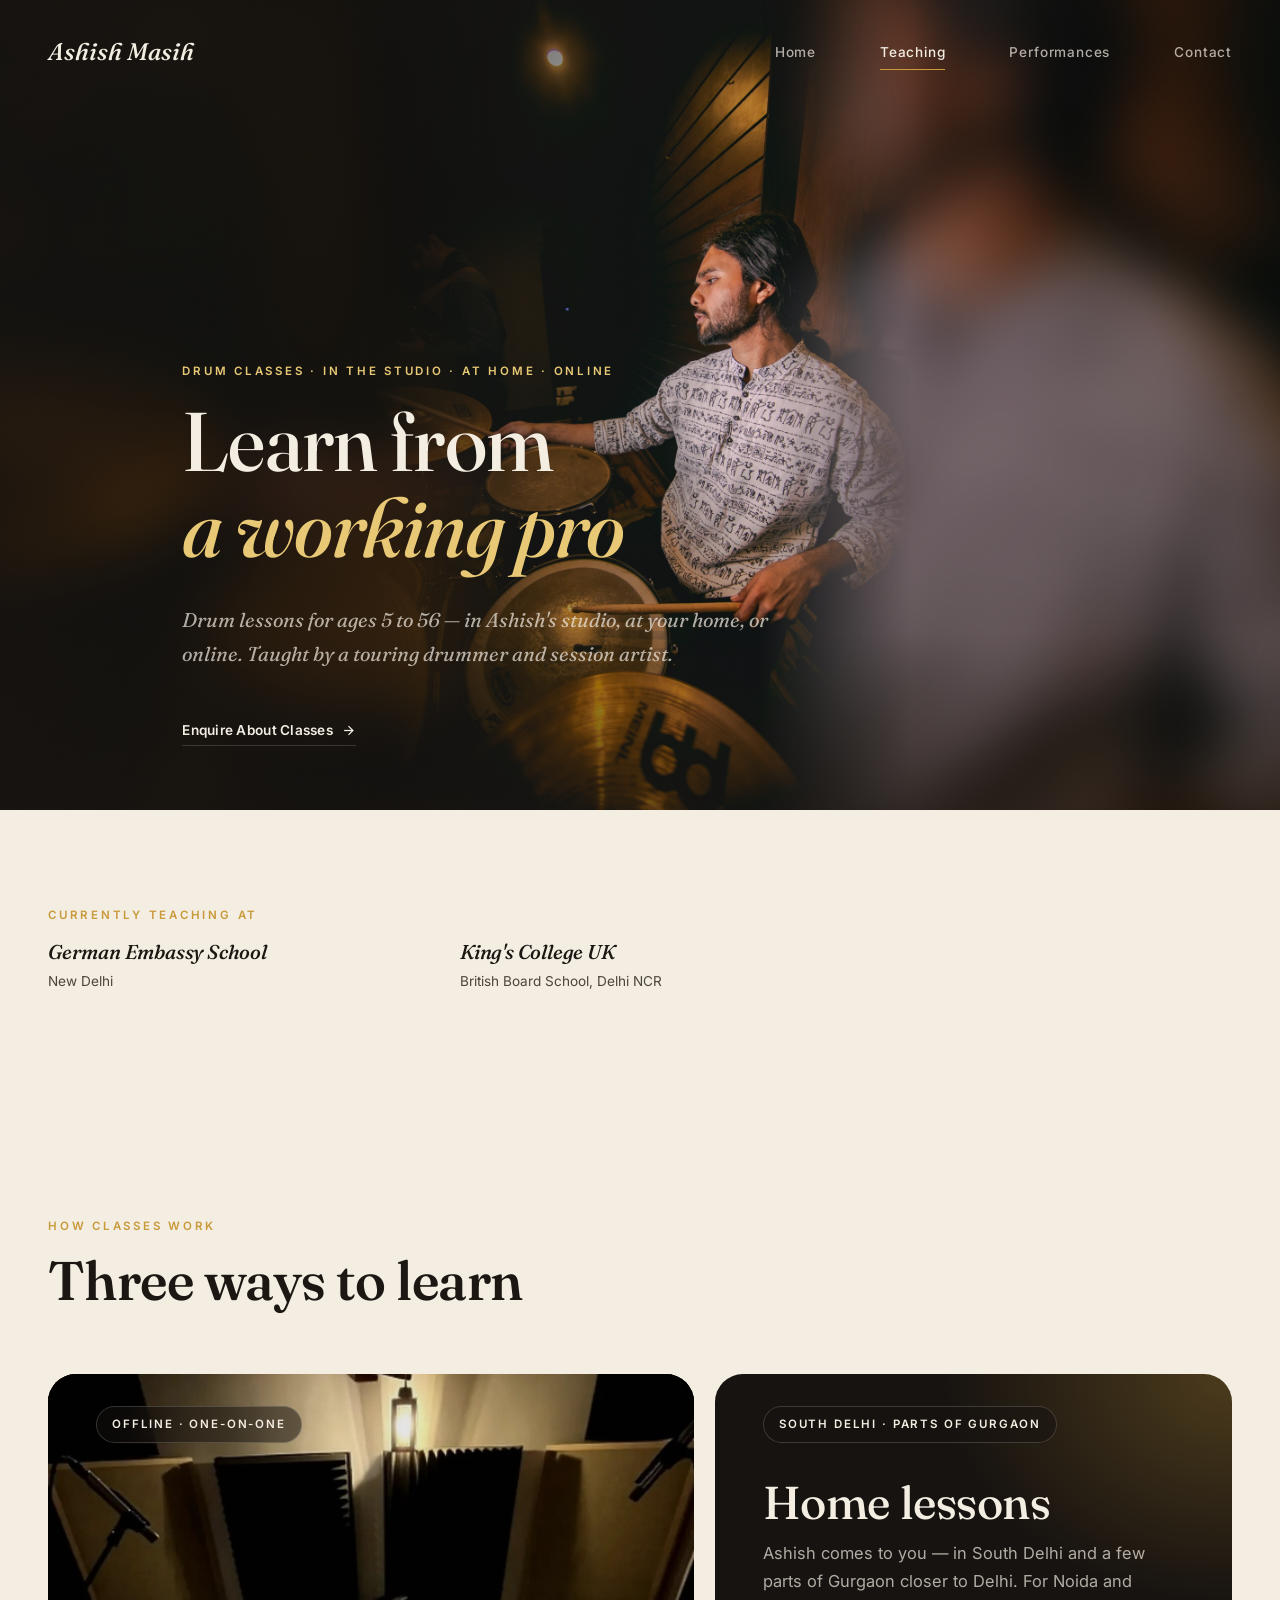
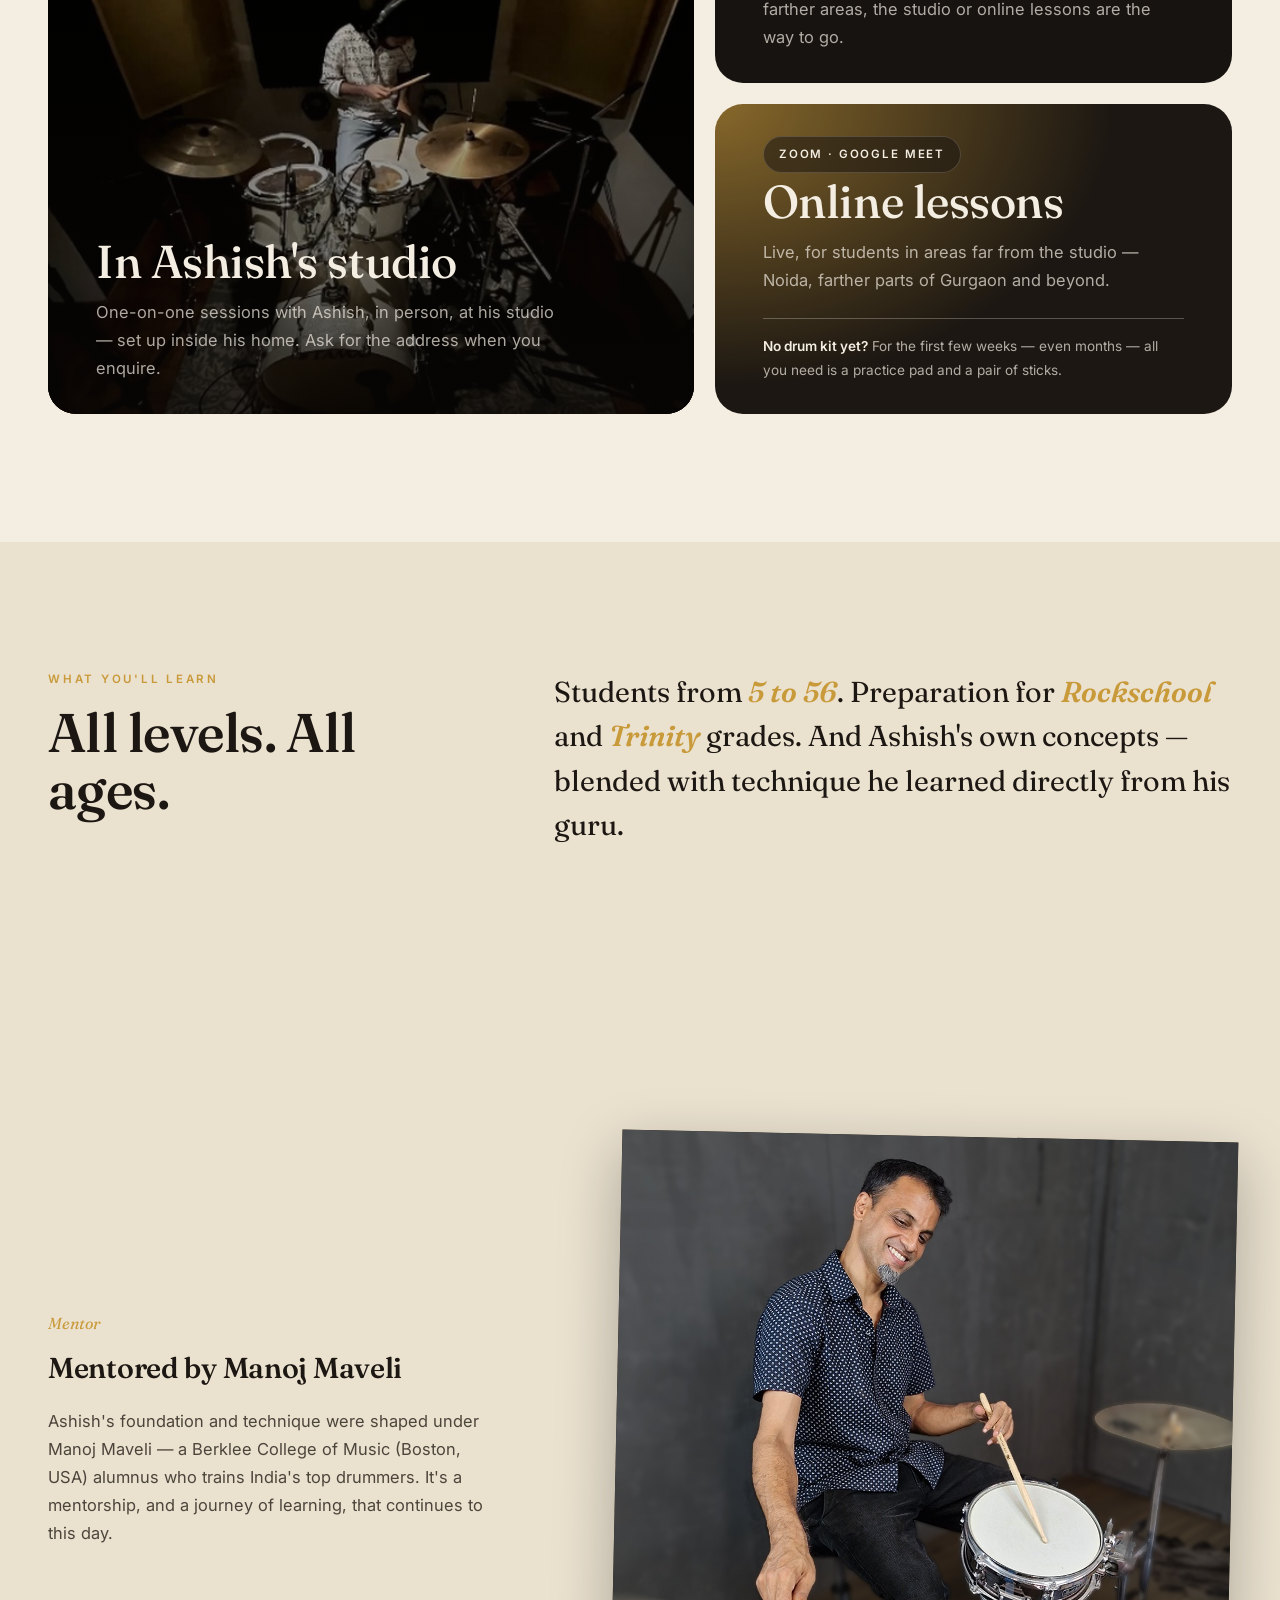
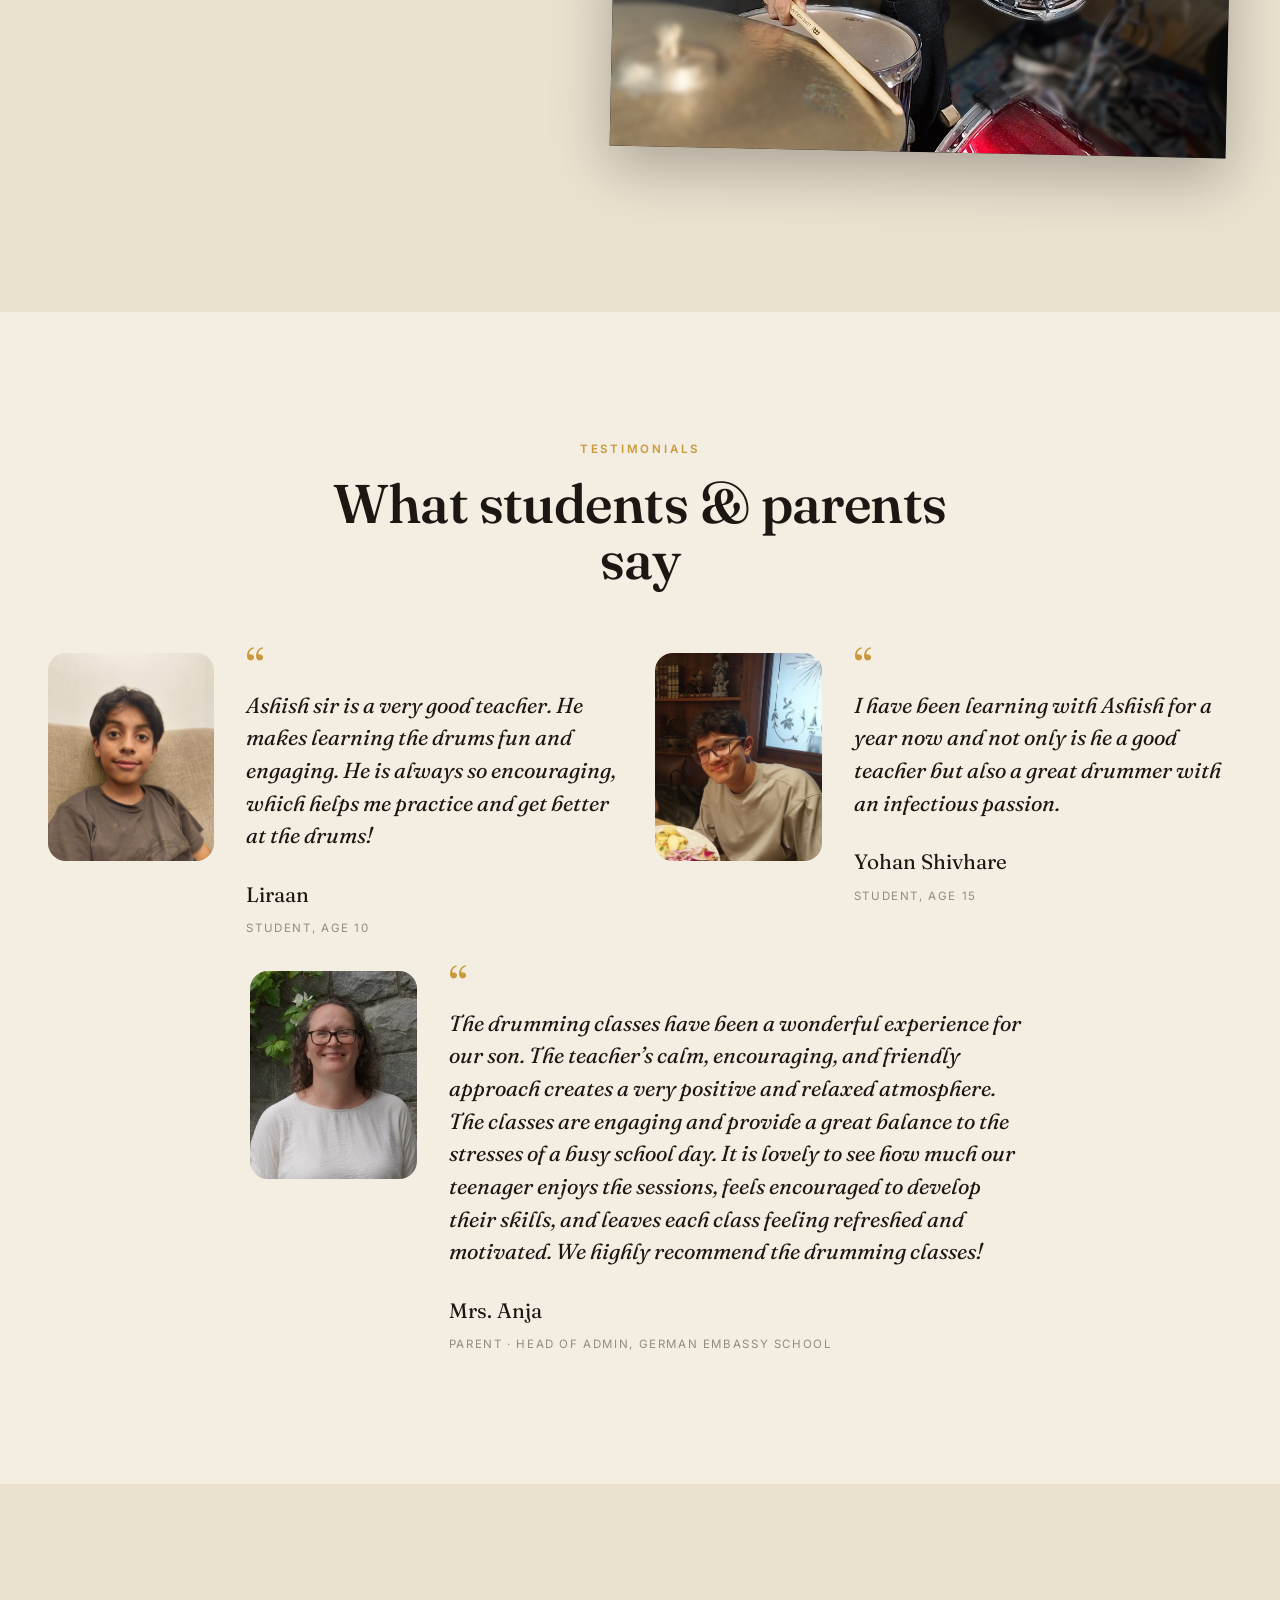
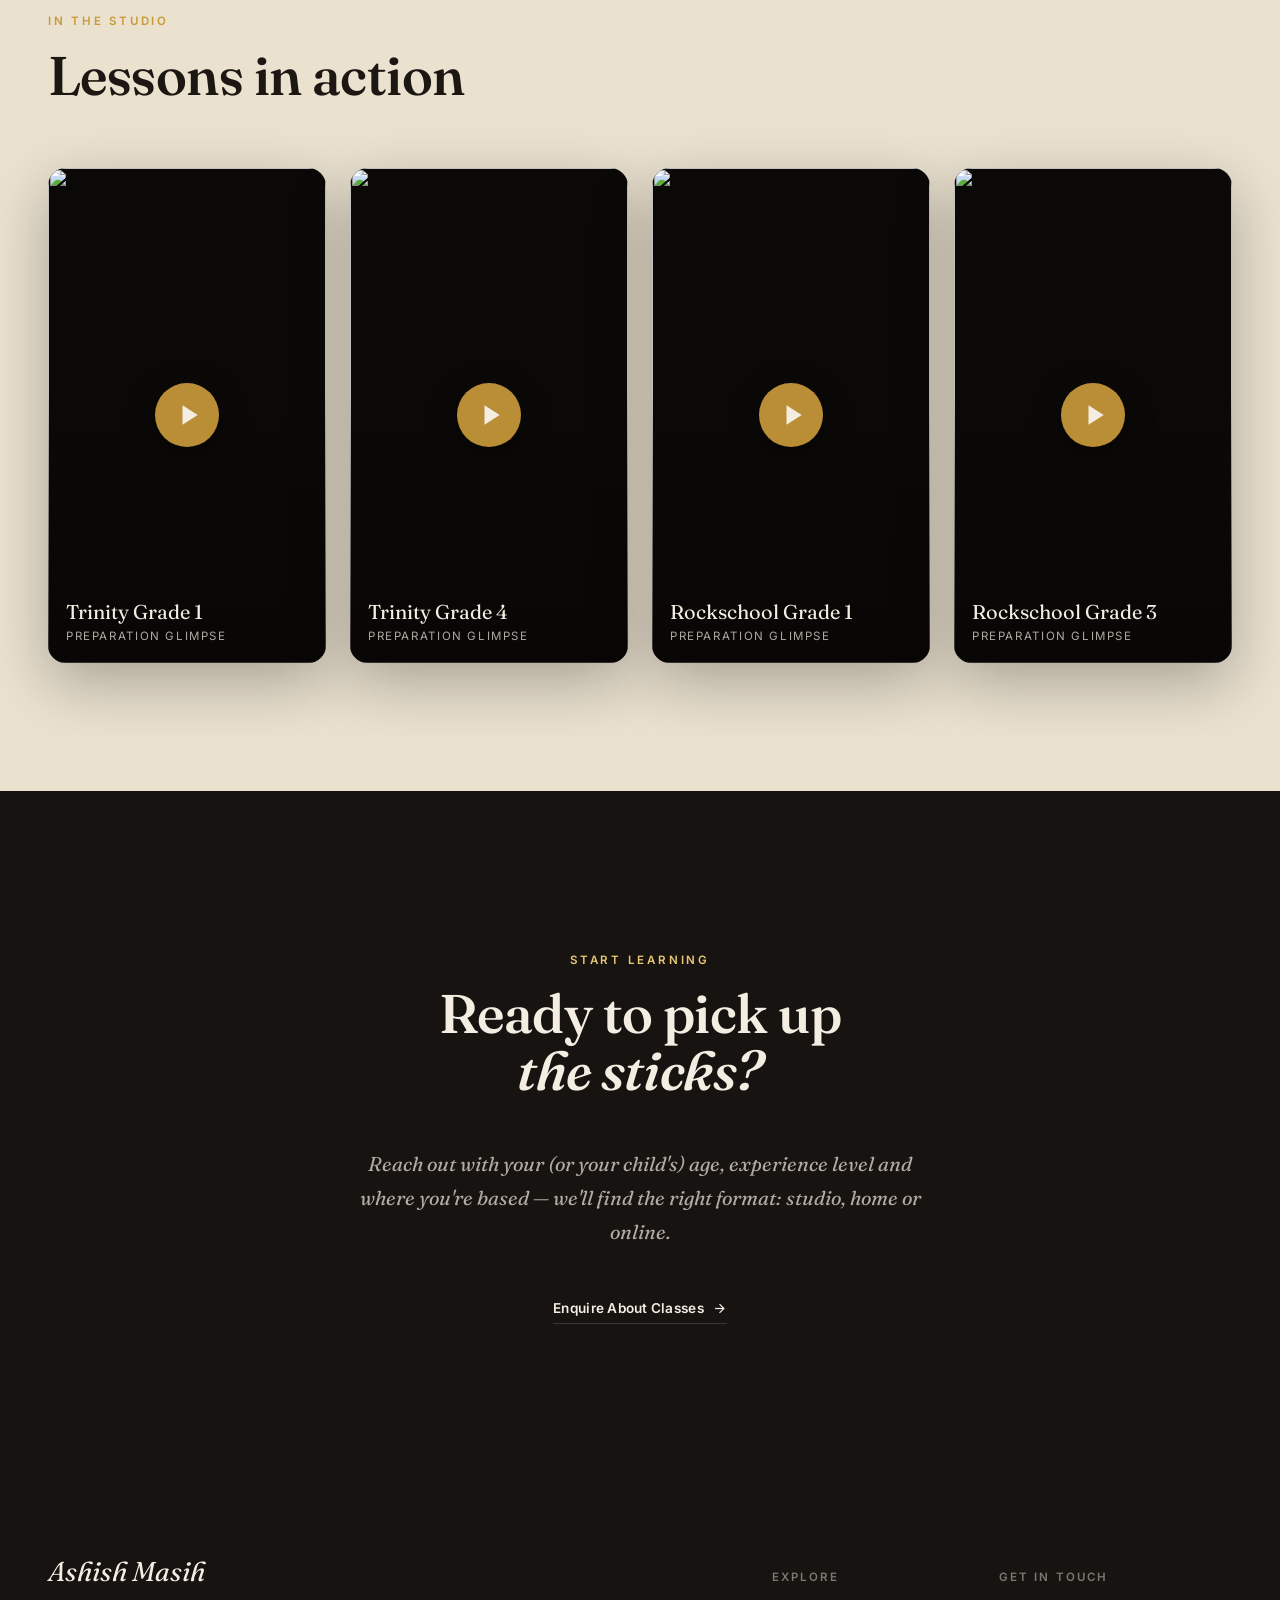
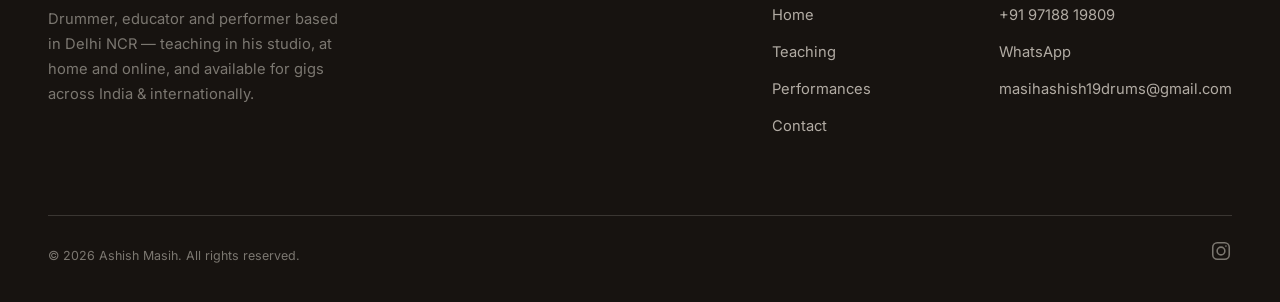
<file: teaching.html>
<!DOCTYPE html>
<html lang="en">
<head>
<meta charset="UTF-8">
<meta name="viewport" content="width=device-width, initial-scale=1.0, viewport-fit=cover">
<meta name="theme-color" content="#171310">
<link rel="canonical" href="https://drummingwithashish.com/teaching">
<title>Drum Classes — Ashish Masih | Studio, Home &amp; Online Lessons in Delhi NCR</title>
<meta name="description" content="Learn drums with Ashish Masih — one-on-one lessons in his Delhi studio, home lessons in South Delhi and parts of Gurgaon, or online over Zoom. Rockschool & Trinity grade prep for all ages.">
<link rel="stylesheet" href="css/tokens.css">
<link rel="stylesheet" href="css/base.css">
</head>
<body style="--accent: var(--accent-teach); --accent-2: var(--accent-teach-2); --accent-rgb: var(--accent-teach-rgb);">

<!-- This page re-themes to a warm gold accent (vs. the site's default red)
     for wayfinding — every component reads var(--accent)/--accent-2/--accent-rgb,
     so overriding them here cascades through Shadow DOM automatically. -->
<site-nav active="teaching"></site-nav>

<!-- HERO — asymmetric: title cols 1-8, kicker offset on its own row -->
<header class="section-dark" style="position:relative; min-height:90svh; display:flex; flex-direction:column; justify-content:flex-end; padding-bottom:var(--space-2xl); overflow:hidden;">
  <div style="position:absolute; inset:0; z-index:0;">
    <media-placeholder src="assets/images/teaching-hero.jpg" alt="Ashish playing his drum kit in a warmly lit room, a guitarist behind him" fit="contain" feather="0.28" focus="50% 50%" priority style="height:100%;"></media-placeholder>
    <div class="hero-shade-teach"></div>
  </div>
  <div class="container grid-12" style="position:relative; z-index:2;">
    <div class="col-start-1 col-span-8" data-reveal>
      <span class="eyebrow">Drum Classes · In the Studio · At Home · Online</span>
      <h1 style="color:var(--cream); font-size:clamp(2.6rem,6.5vw,5.4rem); margin-bottom:var(--space-lg);">Learn from<br><em style="color:var(--accent-2);">a working pro</em></h1>
      <p class="dek" style="margin-bottom:var(--space-xl);">Drum lessons for ages 5 to 56 — in Ashish's studio, at your home, or online. Taught by a touring drummer and session artist.</p>
      <div class="link-row">
        <a href="#contact-cta" class="link-cta">Enquire About Classes <svg viewBox="0 0 24 24" fill="none" stroke="currentColor" stroke-width="2"><line x1="5" y1="12" x2="19" y2="12"/><polyline points="12 5 19 12 12 19"/></svg></a>
      </div>
    </div>
  </div>
</header>

<!-- CURRENTLY TEACHING AT — second fold, straight after the hero -->
<section class="section-tight">
  <div class="container">
    <span class="eyebrow" data-reveal>Currently Teaching At</span>
    <div class="info-row info-row-two" data-reveal>
      <div class="info-item">
        <h4>German Embassy School</h4>
        <p>New Delhi</p>
      </div>
      <div class="info-item">
        <h4>King's College UK</h4>
        <p>British Board School, Delhi NCR</p>
      </div>
    </div>
  </div>
</section>

<!-- THREE WAYS TO LEARN — one big photographic panel + two stacked panels -->
<section class="section">
  <div class="container">
    <div class="section-head" data-reveal>
      <span class="eyebrow">How Classes Work</span>
      <h2>Three ways to learn</h2>
    </div>
    <div class="ways" data-reveal>

      <article class="way way-a has-photo">
        <div class="way-media"><media-placeholder src="assets/images/studio-kit.jpg" alt="Overhead view of Ashish playing a white drum kit in his studio, surrounded by acoustic panels" fit="cover" focus="50% 45%" style="height:100%;"></media-placeholder></div>
        <span class="way-chip">Offline · One-on-one</span>
        <h3>In Ashish's studio</h3>
        <p>One-on-one sessions with Ashish, in person, at his studio — set up inside his home. Ask for the address when you enquire.</p>
      </article>

      <article class="way way-b">
        <span class="way-chip">South Delhi · parts of Gurgaon</span>
        <h3>Home lessons</h3>
        <p>Ashish comes to you — in South Delhi and a few parts of Gurgaon closer to Delhi. For Noida and farther areas, the studio or online lessons are the way to go.</p>
      </article>

      <article class="way way-c">
        <span class="way-chip">Zoom · Google Meet</span>
        <h3>Online lessons</h3>
        <p>Live, for students in areas far from the studio — Noida, farther parts of Gurgaon and beyond.</p>
        <p class="way-note"><strong>No drum kit yet?</strong> For the first few weeks — even months — all you need is a practice pad and a pair of sticks.</p>
      </article>

    </div>
  </div>
</section>

<!-- WHAT YOU LEARN — a single editorial statement instead of a list -->
<section class="section section-alt">
  <div class="container grid-12">
    <div class="col-start-1 col-span-4" data-reveal>
      <span class="eyebrow">What You'll Learn</span>
      <h2>All levels. All ages.</h2>
    </div>
    <p class="pull-numbers learn-line col-start-6 col-span-7" data-reveal>Students from <strong>5 to 56</strong>. Preparation for <strong>Rockschool</strong> and <strong>Trinity</strong> grades. And Ashish's own concepts — blended with technique he learned directly from his guru.</p>
  </div>
</section>

<!-- GURU -->
<section class="section-alt" style="padding:var(--space-lg) 0;">
  <div class="container">
    <content-spread index="Mentor" reverse data-reveal>
      <media-placeholder slot="media" src="assets/images/mentor-manoj-maveli.jpg" alt="Manoj Maveli, Ashish's mentor, smiling as he plays a snare drum" ratio="1-1" tilt="right" focus="45% 40%"></media-placeholder>
      <h3 slot="heading">Mentored by Manoj Maveli</h3>
      <p slot="body">Ashish's foundation and technique were shaped under Manoj Maveli — a Berklee College of Music (Boston, USA) alumnus who trains India's top drummers. It's a mentorship, and a journey of learning, that continues to this day.</p>
    </content-spread>
  </div>
</section>

<!-- TESTIMONIALS -->
<section class="section">
  <div class="container">
    <div class="section-head center" data-reveal>
      <span class="eyebrow">Testimonials</span>
      <h2>What students &amp; parents say</h2>
    </div>
    <div class="grid-12" data-reveal>
      <pull-quote class="col-span-6" name="Liraan" meta="Student, age 10" photo="assets/images/student-liraan.jpg" photo-alt="Liraan, a 10-year-old drum student" focus="47% 38%">Ashish sir is a very good teacher. He makes learning the drums fun and engaging. He is always so encouraging, which helps me practice and get better at the drums!</pull-quote>
      <pull-quote class="col-span-6" name="Yohan Shivhare" meta="Student, age 15" photo="assets/images/student-yohaan.jpg" photo-alt="Yohan, a 15-year-old drum student" focus="40% 40%">I have been learning with Ashish for a year now and not only is he a good teacher but also a great drummer with an infectious passion.</pull-quote>
      <pull-quote class="col-start-3 col-span-8" name="Mrs. Anja" meta="Parent · Head of Admin, German Embassy School" photo="assets/images/parent-anja.jpg" photo-alt="Mrs. Anja, a parent and head of admin at the German Embassy School" focus="50% 30%">The drumming classes have been a wonderful experience for our son. The teacher’s calm, encouraging, and friendly approach creates a very positive and relaxed atmosphere. The classes are engaging and provide a great balance to the stresses of a busy school day. It is lovely to see how much our teenager enjoys the sessions, feels encouraged to develop their skills, and leaves each class feeling refreshed and motivated. We highly recommend the drumming classes!</pull-quote>
    </div>
  </div>
</section>

<!-- GALLERY -->
<section class="section section-alt">
  <div class="container">
    <div class="section-head" data-reveal>
      <span class="eyebrow">In The Studio</span>
      <h2>Lessons in action</h2>
    </div>
    <div class="video-row" data-reveal>
      <video-tile yt="sKKCt3RUR08" caption="Trinity Grade 1" meta="Preparation glimpse"></video-tile>
      <video-tile yt="VcEfxYSsvCs" caption="Trinity Grade 4" meta="Preparation glimpse"></video-tile>
      <video-tile yt="d_n5_dL_Mrk" caption="Rockschool Grade 1" meta="Preparation glimpse"></video-tile>
      <video-tile yt="N6CNbHTYVUE" caption="Rockschool Grade 3" meta="Preparation glimpse"></video-tile>
    </div>
  </div>
</section>

<!-- CTA -->
<section class="section-dark cta-close" id="contact-cta">
  <div class="container" data-reveal>
    <span class="eyebrow">Start Learning</span>
    <h2>Ready to pick up<br><em>the sticks?</em></h2>
    <p class="dek" style="margin:0 auto var(--space-xl); text-align:center;">Reach out with your (or your child's) age, experience level and where you're based — we'll find the right format: studio, home or online.</p>
    <div class="link-row" style="justify-content:center;">
      <a href="contact" class="link-cta">Enquire About Classes <svg viewBox="0 0 24 24" fill="none" stroke="currentColor" stroke-width="2"><line x1="5" y1="12" x2="19" y2="12"/><polyline points="12 5 19 12 12 19"/></svg></a>
    </div>
  </div>
</section>

<site-footer></site-footer>

<script type="module" src="js/app.js"></script>
</body>
</html>
</file>
<file: css/tokens.css>
/* ============================================
   DESIGN TOKENS — single source of truth.
   Consumed by base.css (light DOM) and by every
   Web Component's Shadow DOM (custom properties
   pierce the shadow boundary by design).
   ============================================ */

:root {
  /* ---- color: paper (light) chapters ---- */
  --paper: #f3ede2;
  --paper-alt: #eae1cf;
  --ink: #1c1712;
  --ink-soft: #4c453b;
  --ink-faint: #948c7d;
  --line: rgba(28, 23, 18, 0.15);
  --line-soft: rgba(28, 23, 18, 0.09);

  /* ---- color: dark (cover) chapters ---- */
  --dark: #171310;
  --dark-alt: #211b15;
  --cream: #f3ede2;
  --cream-soft: rgba(243, 237, 226, 0.7);
  --cream-faint: rgba(243, 237, 226, 0.46);
  --line-dark: rgba(243, 237, 226, 0.16);

  /* ---- color: accent (primary — red/orange, "performance" energy) ---- */
  --accent: #c8432a;
  --accent-2: #f2905f;
  --accent-rgb: 200, 67, 42;
  --accent-soft: rgba(200, 67, 42, 0.14);

  /* ---- color: accent (secondary — gold, "teaching" wayfinding) ----
     Pages override --accent/--accent-2/--accent-rgb with these at the
     <body> level so every component (nav, buttons, glows, chips) that
     reads var(--accent) re-themes automatically — custom properties
     pierce the Shadow DOM boundary by design. ---- */
  --accent-teach: #c99a3a;
  --accent-teach-2: #e8c874;
  --accent-teach-rgb: 201, 154, 58;

  /* ---- spacing scale (strict, 4px atomic unit) ---- */
  --space-3xs: 0.25rem;   /* 4  */
  --space-2xs: 0.5rem;    /* 8  */
  --space-xs: 0.75rem;    /* 12 */
  --space-sm: 1rem;       /* 16 */
  --space-md: 1.5rem;     /* 24 */
  --space-lg: 2rem;       /* 32 */
  --space-xl: 3rem;       /* 48 */
  --space-2xl: 4rem;      /* 64 */
  --space-3xl: 6rem;      /* 96 */
  --space-4xl: 8rem;      /* 128 */
  --space-5xl: 10rem;     /* 160 */

  /* ---- type ---- */
  --font-display: 'Fraunces', Georgia, serif;
  --font-body: 'Inter', -apple-system, BlinkMacSystemFont, sans-serif;
  --text-2xs: 0.65rem;
  --text-xs: 0.72rem;
  --text-sm: 0.85rem;
  --text-base: 1.03rem;
  --text-md: 1.25rem;
  --text-lg: clamp(1.3rem, 2.6vw, 1.8rem);
  --text-xl: clamp(2rem, 4.6vw, 3.4rem);
  --text-2xl: clamp(2.6rem, 6vw, 5rem);
  --text-3xl: clamp(3rem, 8vw, 6.6rem);

  /* ---- radius ---- */
  --radius-sm: 2px;
  --radius-md: 8px;
  --radius-lg: 18px;
  --radius-xl: 28px;
  --radius-pill: 999px;

  /* ---- framed page (contained dark canvas, not edge-to-edge) ---- */
  --page-bg: #000;
  --frame-pad: clamp(10px, 1.6vw, 22px);

  /* ---- glass (glassmorphism overlay panels) ---- */
  --glass-blur: 18px;
  --glass-bg-dark: rgba(23, 19, 16, 0.5);
  --glass-bg-light: rgba(243, 237, 226, 0.55);
  --glass-border-dark: rgba(243, 237, 226, 0.18);
  --glass-border-light: rgba(28, 23, 18, 0.16);
  --glass-shadow: 0 20px 60px rgba(0, 0, 0, 0.28);

  /* ---- motion (micro-interaction tokens) ---- */
  --ease-out: cubic-bezier(.22, 1, .36, 1);
  --ease-in-out: cubic-bezier(.65, 0, .35, 1);
  --dur-fast: 180ms;
  --dur-med: 320ms;
  --dur-slow: 640ms;
  --lift-hover: -4px;
  --scale-hover: 1.015;
  --scale-press: 0.985;

  /* ---- grid (asymmetric 12-col system) ---- */
  --grid-cols: 12;
  --grid-gap: clamp(16px, 2.4vw, var(--space-lg));
  --container-max: 1280px;
  --container-pad: clamp(20px, 4vw, 48px);
}
</file>
<file: css/base.css>
/* ============================================
   BASE — reset, global type, asymmetric grid
   system, section rhythm, and light-DOM atoms
   that are too content-specific to warrant a
   Web Component (see /js/components for the
   reusable, decoupled UI pieces instead).
   ============================================ */

@import url('https://fonts.googleapis.com/css2?family=Fraunces:ital,opsz,wght@0,9..144,300..900;1,9..144,300..900&family=Inter:wght@400;500;600;700&display=swap');

* { box-sizing: border-box; margin: 0; padding: 0; }
html { scroll-behavior: smooth; background: #171310; } /* no cream strip under the footer / when pulling past the ends */

body {
  background: var(--paper);
  color: var(--ink-soft);
  font-family: var(--font-body);
  font-size: var(--text-base);
  line-height: 1.7;
  -webkit-font-smoothing: antialiased;
  overflow-x: hidden;
  position: relative;
}

/* film grain, sits above everything, ignores pointer events */
body::before {
  content: '';
  position: fixed;
  inset: 0;
  z-index: 999;
  pointer-events: none;
  opacity: 0.05;
  mix-blend-mode: overlay;
  background-image: url("data:image/svg+xml,%3Csvg xmlns='http://www.w3.org/2000/svg' width='180' height='180'%3E%3Cfilter id='n'%3E%3CfeTurbulence type='fractalNoise' baseFrequency='0.85' numOctaves='2' stitchTiles='stitch'/%3E%3C/filter%3E%3Crect width='100%25' height='100%25' filter='url(%23n)'/%3E%3C/svg%3E");
}

img { max-width: 100%; display: block; }
a { color: inherit; text-decoration: none; }
ul { list-style: none; }

/* ---------- container + asymmetric grid ---------- */
.container {
  max-width: var(--container-max);
  margin: 0 auto;
  padding: 0 var(--container-pad);
}
.grid-12 {
  display: grid;
  grid-template-columns: repeat(var(--grid-cols), 1fr);
  gap: var(--grid-gap);
}
.col-start-1 { grid-column-start: 1; }
.col-start-2 { grid-column-start: 2; }
.col-start-3 { grid-column-start: 3; }
.col-start-4 { grid-column-start: 4; }
.col-start-6 { grid-column-start: 6; }
.col-start-7 { grid-column-start: 7; }
.col-start-8 { grid-column-start: 8; }
.col-start-9 { grid-column-start: 9; }
.col-start-10 { grid-column-start: 10; }
.col-span-3 { grid-column-end: span 3; }
.col-span-4 { grid-column-end: span 4; }
.col-span-5 { grid-column-end: span 5; }
.col-span-6 { grid-column-end: span 6; }
.col-span-7 { grid-column-end: span 7; }
.col-span-8 { grid-column-end: span 8; }
.col-span-9 { grid-column-end: span 9; }
.col-span-10 { grid-column-end: span 10; }
.col-span-12 { grid-column-end: span 12; }
.row-start-1 { grid-row-start: 1; }

/* ---------- typography ---------- */
h1, h2, h3, h4 {
  font-family: var(--font-display);
  font-weight: 560;
  letter-spacing: -0.01em;
  line-height: 1.04;
  color: var(--ink);
}
.section-dark h1, .section-dark h2, .section-dark h3, .section-dark h4 { color: var(--cream); }

h1 { font-size: var(--text-3xl); font-weight: 480; }
h2 { font-size: var(--text-xl); }
h3 { font-size: var(--text-lg); font-weight: 560; }
em, .italic { font-style: italic; }

p { color: var(--ink-soft); }
.section-dark p { color: var(--cream-soft); }

.eyebrow {
  display: block;
  font-size: var(--text-xs);
  font-weight: 600;
  letter-spacing: 0.24em;
  text-transform: uppercase;
  color: var(--accent);
  margin-bottom: var(--space-sm);
}
.section-dark .eyebrow { color: var(--accent-2); }

.dek {
  font-family: var(--font-display);
  font-style: italic;
  font-weight: 400;
  font-size: var(--text-md);
  color: var(--ink-soft);
  max-width: 600px;
}
.section-dark .dek { color: var(--cream-soft); }

/* ---------- link-cta atom (micro-interaction) ---------- */
.link-cta {
  display: inline-flex;
  align-items: center;
  gap: var(--space-2xs);
  font-family: var(--font-body);
  font-weight: 600;
  font-size: var(--text-sm);
  letter-spacing: 0.02em;
  color: var(--ink);
  padding-bottom: 3px;
  border-bottom: 1px solid var(--ink);
  transition: gap var(--dur-med) var(--ease-out), color var(--dur-med), border-color var(--dur-med), transform var(--dur-fast) var(--ease-out);
}
.link-cta:hover { gap: var(--space-sm); color: var(--accent); border-color: var(--accent); }
.link-cta:active { transform: scale(var(--scale-press)); }
.link-cta svg { width: 15px; height: 15px; }
.section-dark .link-cta { color: var(--cream); border-color: var(--line-dark); }
.section-dark .link-cta:hover { color: var(--accent-2); border-color: var(--accent-2); }
.link-row { display: flex; gap: var(--space-2xl); flex-wrap: wrap; align-items: center; }

.btn-solid {
  display: inline-flex;
  align-items: center;
  justify-content: center;
  gap: var(--space-2xs);
  padding: var(--space-sm) var(--space-lg);
  background: var(--accent);
  color: var(--cream);
  font-family: var(--font-body);
  font-weight: 600;
  font-size: var(--text-sm);
  letter-spacing: 0.03em;
  border: none;
  border-radius: var(--radius-md);
  cursor: pointer;
  transition: filter var(--dur-med) var(--ease-out), transform var(--dur-fast) var(--ease-out), box-shadow var(--dur-med) var(--ease-out);
}
.btn-solid:hover {
  filter: brightness(0.88);
  transform: translateY(var(--lift-hover));
  box-shadow: 0 10px 30px -6px rgba(var(--accent-rgb), 0.55);
}
.btn-solid:active { transform: scale(var(--scale-press)); }
.btn-solid svg { width: 15px; height: 15px; }

/* ---------- framed page (contained dark canvas w/ rounded panels) ---------- */
.framed-page { background: var(--page-bg); padding: var(--frame-pad); }

.promo-card {
  display: grid;
  grid-template-columns: 0.9fr 1.1fr;
  background: var(--dark);
  border-radius: var(--radius-xl);
  overflow: hidden;
  min-height: 60svh;
}
.promo-text {
  display: flex;
  flex-direction: column;
  justify-content: center;
  align-items: flex-start;
  padding: var(--space-3xl) clamp(var(--space-lg), 5vw, var(--space-3xl));
  min-width: 0;
}
.promo-text .dek { margin: var(--space-sm) 0 var(--space-xl); max-width: 420px; }
.hero-stat { display: flex; align-items: center; gap: var(--space-sm); margin: var(--space-md) 0 0; }
.hero-stat-num { font-family: var(--font-display); font-style: italic; font-weight: 480; font-size: clamp(2.8rem, 5.2vw, 4.4rem); line-height: 1; letter-spacing: -0.02em; color: var(--accent-2); }
.hero-stat-label { font-size: var(--text-xs); font-weight: 600; letter-spacing: 0.16em; text-transform: uppercase; line-height: 1.5; color: var(--cream-soft); }
.promo-media {
  position: relative;
  min-width: 0;
  margin-left: -10%;
  pointer-events: none;
  /* the photo dissolves into the card colour instead of ending on a hard edge */
  -webkit-mask-image: linear-gradient(90deg, transparent 0%, rgba(0, 0, 0, 0.2) 12%, rgba(0, 0, 0, 0.62) 28%, #000 55%);
  mask-image: linear-gradient(90deg, transparent 0%, rgba(0, 0, 0, 0.2) 12%, rgba(0, 0, 0, 0.62) 28%, #000 55%);
}
.promo-media media-placeholder { height: 100%; }

/* ---------- tile grid (bento-style section links) ---------- */
.tile-grid {
  display: grid;
  grid-template-columns: 1fr 1fr;
  gap: var(--frame-pad);
  margin-top: var(--frame-pad);
}
.tile {
  position: relative;
  display: block;
  border-radius: var(--radius-xl);
  overflow: hidden;
  aspect-ratio: 4 / 3;
  transition: transform var(--dur-med) var(--ease-out);
}
.tile.full { grid-column: 1 / -1; aspect-ratio: 21 / 9; }
.tile:hover { transform: translateY(var(--lift-hover)); }
.tile::before {
  content: '';
  position: absolute;
  inset: 0;
  z-index: 1;
  background: linear-gradient(180deg, transparent 50%, rgba(8, 6, 4, 0.62) 100%);
  pointer-events: none;
}
.tile::after {
  content: '';
  position: absolute;
  inset: 0;
  z-index: 1;
  background: linear-gradient(180deg, rgba(var(--accent-rgb), 0) 35%, rgba(var(--accent-rgb), 0.45) 100%);
  opacity: 0;
  transition: opacity var(--dur-med) var(--ease-out);
  pointer-events: none;
}
.tile:hover::after { opacity: 1; }
.tile media-placeholder { height: 100%; }
.tile-label {
  position: absolute;
  left: var(--space-lg);
  bottom: var(--space-lg);
  z-index: 2;
  font-family: var(--font-display);
  font-size: var(--text-xl);
  color: var(--cream);
  pointer-events: none;
}

/* ---------- numbers strip (compact, so the photos stay the hero) ---------- */
.numbers-strip { padding: var(--space-xl) 0; }
.numbers-strip .pull-numbers { font-size: clamp(1.1rem, 1.7vw, 1.45rem); line-height: 1.6; max-width: 880px; }

/* ---------- journey (stack of full-size chapter cards on the black canvas) ---------- */
.journey { background: var(--page-bg); }
.journey-head { padding-top: var(--space-2xl); padding-bottom: var(--space-lg); }
.journey-stack { display: grid; gap: var(--frame-pad); }
.journey-coda {
  display: flex;
  align-items: baseline;
  gap: var(--space-xl);
  padding: var(--space-xl);
  border-radius: var(--radius-xl);
  background: var(--dark-alt);
}
.journey-coda .eyebrow { margin: 0; white-space: nowrap; }
.journey-coda p {
  font-family: var(--font-display);
  font-style: italic;
  font-size: clamp(1.25rem, 2.3vw, 1.9rem);
  line-height: 1.4;
  color: var(--cream);
  max-width: 820px;
}

/* ---------- proof grid (equal-size captioned photos, e.g. corporate gigs) ---------- */
.proof-grid {
  display: grid;
  grid-template-columns: repeat(4, 1fr);
  gap: var(--space-md);
}
.proof-grid media-placeholder { border-radius: var(--radius-lg); overflow: hidden; }
@media (max-width: 980px) { .proof-grid { grid-template-columns: repeat(2, 1fr); } }
@media (max-width: 560px) { .proof-grid { grid-template-columns: 1fr; } }

@media (max-width: 900px) {
  .promo-card { grid-template-columns: 1fr; }
  .promo-media {
    aspect-ratio: 4/3;
    margin-left: 0;
    margin-top: -12%;
    -webkit-mask-image: linear-gradient(180deg, transparent 0%, rgba(0, 0, 0, 0.2) 12%, rgba(0, 0, 0, 0.62) 28%, #000 55%);
    mask-image: linear-gradient(180deg, transparent 0%, rgba(0, 0, 0, 0.2) 12%, rgba(0, 0, 0, 0.62) 28%, #000 55%);
  }
  .promo-text { padding: var(--space-2xl) var(--space-lg); }
}
@media (max-width: 700px) {
  .tile-grid { grid-template-columns: 1fr; }
  .tile.full { aspect-ratio: 4/3; }
}

/* ---------- section rhythm ---------- */
.section { padding: var(--space-4xl) 0; position: relative; background: var(--paper); }
.section-tight { padding: var(--space-3xl) 0; }
.section-alt { background: var(--paper-alt); }
.section-dark { background: var(--dark); }
.section-dark.section-alt { background: var(--dark-alt); }
.section-head { margin-bottom: var(--space-2xl); max-width: 640px; }
.section-head.center { text-align: center; max-width: 640px; margin-left: auto; margin-right: auto; }

/* ---------- pull-numbers (editorial stat sentence) ---------- */
.pull-numbers {
  font-family: var(--font-display);
  font-size: var(--text-xl);
  line-height: 1.5;
  color: var(--ink);
  font-weight: 400;
}
.pull-numbers strong { color: var(--accent); font-weight: 600; font-style: italic; }
.section-dark .pull-numbers { color: var(--cream); }

/* ---------- flowing / plain lists ---------- */
.flow-list {
  font-family: var(--font-display);
  font-style: italic;
  font-size: var(--text-md);
  color: var(--ink);
  line-height: 1.9;
}
.section-dark .flow-list { color: var(--cream); }
.flow-list .sep { color: var(--accent); font-style: normal; margin: 0 var(--space-sm); }


/* ---------- info row (location-style triads) ---------- */
.info-row { display: grid; grid-template-columns: repeat(3, 1fr); gap: var(--space-2xl); }
.info-row .info-item h4 { font-family: var(--font-display); font-style: italic; font-weight: 500; font-size: var(--text-md); margin-bottom: var(--space-2xs); }
.info-row .info-item p { font-size: var(--text-sm); }

/* ---------- contact page ---------- */
.contact-list { border-top: 1px solid var(--line); }
.cl-row {
  display: grid;
  grid-template-columns: 220px 1fr;
  align-items: baseline;
  column-gap: var(--space-lg);
  row-gap: var(--space-sm);
  padding: var(--space-xl) 0;
  border-bottom: 1px solid var(--line);
}
.cl-label { font-size: var(--text-xs); letter-spacing: 0.16em; text-transform: uppercase; color: var(--ink-faint); }
.cl-value {
  font-family: var(--font-display);
  font-size: clamp(1.4rem, 3.2vw, 2.6rem);
  line-height: 1.1;
  color: var(--ink);
  overflow-wrap: anywhere;
  transition: color var(--dur-med) var(--ease-out), padding-left var(--dur-med) var(--ease-out);
}
.cl-value:hover { color: var(--accent); padding-left: var(--space-xs); }
.cl-actions { grid-column: 2; display: flex; gap: var(--space-lg); flex-wrap: wrap; }
.contact-hero { position: relative; overflow: hidden; display: flex; flex-direction: column; justify-content: center; min-height: min(82svh, 780px); padding: 150px 0 90px; }
.contact-hero .container { position: relative; z-index: 1; width: 100%; }
.contact-hero::before { content: ''; position: absolute; inset: 0 0 auto 0; height: 150px; z-index: 1; pointer-events: none; background: linear-gradient(180deg, rgba(23,19,16,.72), transparent); }
/* the photo bleeds off the top/right and dissolves into the page colour on its left and bottom edges */
.contact-photo {
  position: absolute; top: 0; right: 0; bottom: 0;
  width: min(58%, 840px);
  z-index: 0;
  pointer-events: none;
  -webkit-mask-image: linear-gradient(90deg, transparent 0%, transparent 5%, rgba(0,0,0,.5) 26%, #000 58%), linear-gradient(0deg, transparent 0%, rgba(0,0,0,.6) 14%, #000 42%);
  -webkit-mask-composite: source-in;
  mask-image: linear-gradient(90deg, transparent 0%, transparent 5%, rgba(0,0,0,.5) 26%, #000 58%), linear-gradient(0deg, transparent 0%, rgba(0,0,0,.6) 14%, #000 42%);
  mask-composite: intersect;
}
.contact-facts { display: grid; grid-template-columns: repeat(3, 1fr); gap: var(--space-xl); margin-top: var(--space-3xl); }
.fact { border-top: 1px solid var(--line); padding-top: var(--space-md); min-width: 0; }
.fact-list { list-style: none; font-family: var(--font-display); font-style: italic; font-size: 1.15rem; line-height: 1.9; color: var(--ink); }
.fact-line { font-size: var(--text-sm); line-height: 1.6; margin-bottom: var(--space-sm); }
.fact-line strong { display: block; font-family: var(--font-display); font-style: italic; font-weight: 500; font-size: 1.15rem; color: var(--ink); margin-bottom: 2px; }
.hero-shade-teach { position: absolute; inset: 0; background: linear-gradient(90deg, rgba(23,19,16,.78) 0%, rgba(23,19,16,.5) 38%, rgba(23,19,16,0) 62%), linear-gradient(180deg, rgba(23,19,16,.3) 0%, rgba(23,19,16,0) 22%, rgba(23,19,16,0) 78%, rgba(23,19,16,.55) 100%); }

/* ---------- ways (mixed-size panels: one photographic, two solid) ---------- */
.ways {
  display: grid;
  grid-template-columns: 1.25fr 1fr;
  grid-template-rows: 1fr 1fr;
  gap: var(--frame-pad);
}
.way {
  position: relative;
  isolation: isolate;
  overflow: hidden;
  display: flex;
  flex-direction: column;
  justify-content: flex-end;
  min-height: 300px;
  padding: var(--space-xl) var(--space-xl) var(--space-lg);
  border-radius: var(--radius-xl);
  color: var(--cream);
}
.way h3 { color: var(--cream); font-size: clamp(1.9rem, 3.6vw, 3.1rem); font-weight: 480; margin-bottom: var(--space-xs); }
.way p { color: var(--cream-soft); max-width: 470px; }
.way-chip {
  position: absolute;
  top: var(--space-lg);
  left: var(--space-xl);
  z-index: 2;
  padding: 8px 15px;
  border-radius: var(--radius-pill);
  background: var(--glass-bg-dark);
  border: 1px solid var(--glass-border-dark);
  backdrop-filter: blur(var(--glass-blur));
  -webkit-backdrop-filter: blur(var(--glass-blur));
  font-size: var(--text-xs);
  font-weight: 600;
  letter-spacing: 0.16em;
  text-transform: uppercase;
  color: var(--cream);
}
.way-a {
  grid-row: 1 / span 2;
  min-height: 640px;
  background:
    radial-gradient(120% 90% at 0% 100%, rgba(var(--accent-rgb), 0.42), transparent 66%),
    var(--dark);
}
.way-a .way-media { position: absolute; inset: 0; z-index: -2; }
.way-a.has-photo::after {
  content: '';
  position: absolute;
  inset: 0;
  z-index: -1;
  background: linear-gradient(180deg, rgba(8, 6, 4, 0.1) 30%, rgba(8, 6, 4, 0.82) 100%);
}
.way-b {
  background:
    radial-gradient(90% 120% at 100% 0%, rgba(var(--accent-rgb), 0.3), transparent 62%),
    var(--dark);
}
.way-c {
  background:
    radial-gradient(110% 130% at 0% 0%, rgba(var(--accent-rgb), 0.62), transparent 70%),
    #1c1712;
}
.way-note {
  margin-top: var(--space-md);
  padding-top: var(--space-sm);
  border-top: 1px solid rgba(243, 237, 226, 0.28);
  font-size: var(--text-sm);
}
.way-note strong { color: var(--cream); font-weight: 600; }
.learn-line { font-size: var(--text-lg); line-height: 1.55; }

/* ---------- big inline links (dark band) ---------- */
.big-links { display: flex; flex-wrap: wrap; gap: var(--space-md) var(--space-2xl); }
.big-links a {
  display: inline-flex;
  align-items: center;
  gap: 0.35em;
  font-family: var(--font-display);
  font-style: italic;
  font-size: clamp(1.8rem, 4.2vw, 3.4rem);
  line-height: 1.15;
  color: var(--cream);
  padding-bottom: 0.06em;
  border-bottom: 1px solid var(--line-dark);
  transition: color var(--dur-med) var(--ease-out), border-color var(--dur-med) var(--ease-out), gap var(--dur-med) var(--ease-out);
}
.big-links a:hover { color: var(--accent-2); border-color: var(--accent-2); gap: 0.6em; }
.big-links svg { width: 0.62em; height: 0.62em; flex-shrink: 0; }

/* ---------- CTA closing band ---------- */
.cta-close { padding: var(--space-5xl) 0; text-align: center; }
.cta-close .eyebrow { justify-content: center; }
.cta-close h2 { margin: var(--space-sm) 0 var(--space-xl); }

/* ---------- reveal-on-scroll (driven by js/reveal.js) ---------- */
[data-reveal] {
  opacity: 0;
  transform: translateY(28px);
  transition: opacity var(--dur-slow) var(--ease-out), transform var(--dur-slow) var(--ease-out);
}
[data-reveal].in { opacity: 1; transform: translateY(0); }

/* ---------- responsive ---------- */
@media (max-width: 980px) {
  .grid-12 { grid-template-columns: repeat(6, 1fr); }
  .col-span-3, .col-span-4, .col-span-5, .col-span-6, .col-span-7, .col-span-8, .col-span-9, .col-span-10 { grid-column: 1 / -1; }
  .col-start-1, .col-start-2, .col-start-3, .col-start-4, .col-start-6, .col-start-7, .col-start-8, .col-start-9, .col-start-10 { grid-column-start: 1; }
  .info-row { grid-template-columns: 1fr; gap: var(--space-lg); }
  .journey-coda { flex-direction: column; gap: var(--space-xs); padding: var(--space-lg); }
  .cl-row { grid-template-columns: 1fr; gap: var(--space-xs); padding: var(--space-lg) 0; }
  .ways { grid-template-columns: 1fr; grid-template-rows: none; }
  .way-a { grid-row: auto; min-height: 480px; }
  .way { padding: var(--space-lg); }
  .way-chip { left: var(--space-lg); top: var(--space-md); }
  .cl-actions { grid-column: 1; }
  .contact-facts { grid-template-columns: 1fr; gap: var(--space-xl); }
  .section { padding: var(--space-3xl) 0; }
}
@media (max-width: 560px) {
  .container { padding: 0 20px; }
  .link-row { gap: var(--space-md); }
}

/* masonry gallery: vertical gap between stacked photos (must live outside the shadow root) */
gallery-grid[layout="masonry"] > media-placeholder { margin-bottom: var(--space-md); }

/* ---------- performances: where he's played ---------- */
.places { display: grid; grid-template-columns: repeat(6, 1fr); gap: var(--space-xl); }
.place { grid-column: span 3; border-top: 1px solid rgba(28, 23, 18, 0.28); padding-top: var(--space-md); }
.place:nth-child(n+4) { grid-column: span 3; }
.place h3 { font-family: var(--font-display); font-weight: 500; font-size: clamp(2.1rem, 4.4vw, 3.8rem); line-height: 1.05; margin: var(--space-2xs) 0 0; }
.place h3 em { color: var(--accent); font-size: 1.25em; margin-right: 0.08em; }
.place-kicker { display: block; font-size: var(--text-xs); letter-spacing: 0.16em; text-transform: uppercase; color: var(--ink-faint); }
.place-note { margin-top: var(--space-sm); font-size: var(--text-sm); font-style: italic; color: var(--ink-faint); }
.stage-head { margin-bottom: var(--space-2xl); align-items: end; }
@media (max-width: 700px) {
  .places { grid-template-columns: 1fr; gap: var(--space-lg); }
  .place, .place:nth-child(n+4) { grid-column: auto; }
  .stage-head > * { grid-column: 1 / -1 !important; }
}

/* ---------- phones ---------- */
@media (max-width: 900px) {
  /* home hero: photo first, then the words — the card colour rises up over the photo's lower edge */
  .promo-media {
    order: -1;
    aspect-ratio: 4 / 5;
    margin: 0 0 -18%;
    -webkit-mask-image: linear-gradient(180deg, #000 0%, #000 55%, rgba(0,0,0,.55) 78%, transparent 100%);
    mask-image: linear-gradient(180deg, #000 0%, #000 55%, rgba(0,0,0,.55) 78%, transparent 100%);
  }
  .promo-text { position: relative; z-index: 1; padding: 0 var(--space-lg) var(--space-xl); }
}
@media (max-width: 700px) {
  .contact-hero { min-height: 0; display: block; padding: 120px 0 56px; }
  .contact-photo {
    position: relative; width: auto; height: 420px;
    margin: var(--space-md) 0 -56px;
    -webkit-mask-image: linear-gradient(180deg, transparent 0%, rgba(0,0,0,.6) 12%, #000 30%, #000 62%, transparent 100%);
    mask-image: linear-gradient(180deg, transparent 0%, rgba(0,0,0,.6) 12%, #000 30%, #000 62%, transparent 100%);
  }
  .contact-facts { grid-template-columns: 1fr; gap: var(--space-lg); margin-top: var(--space-2xl); }
  .section { padding: var(--space-2xl) 0; }
  .section-tight { padding: var(--space-xl) 0; }
  .section-head { margin-bottom: var(--space-xl); }
  .cta-close { padding: var(--space-3xl) 0; }
  .eyebrow { letter-spacing: 0.16em; }
  .journey-head { padding-top: var(--space-xl); }
  .way, .way-a { min-height: 0; padding-top: 4.6rem; }
  .way-a { min-height: 300px; }
  .proof-grid { grid-template-columns: repeat(2, 1fr); gap: var(--space-xs); }
  .big-links a { font-size: clamp(1.5rem, 7vw, 2rem); }
  .hero-shade-teach { background: linear-gradient(180deg, rgba(23,19,16,.35) 0%, rgba(23,19,16,0) 20%, rgba(23,19,16,.2) 45%, rgba(23,19,16,.88) 100%); }
}

/* ---------- vertical video row (YouTube Shorts) ---------- */
.video-row { display: grid; grid-template-columns: repeat(4, minmax(0, 1fr)); gap: var(--space-md); }
@media (max-width: 900px) { .video-row { grid-template-columns: repeat(2, minmax(0, 1fr)); } }
/* on phones: one tall tile at a time, swipe sideways — big enough to actually watch */
@media (max-width: 560px) {
  .video-row {
    display: flex; gap: var(--space-sm);
    overflow-x: auto; scroll-snap-type: x mandatory; -webkit-overflow-scrolling: touch;
    margin: 0 -20px; padding: 0 20px var(--space-sm);
    scroll-padding: 0 20px; scrollbar-width: none;
  }
  .video-row::-webkit-scrollbar { display: none; }
  .video-row video-tile { flex: 0 0 74%; scroll-snap-align: start; }
}

.band-block { margin-top: var(--space-3xl); }
@media (max-width: 700px) { .band-block { margin-top: var(--space-md); } }

.info-row.info-row-two { grid-template-columns: repeat(2, minmax(0, 1fr)); max-width: 760px; }
@media (max-width: 980px) { .info-row.info-row-two { grid-template-columns: 1fr; } }
</file>
